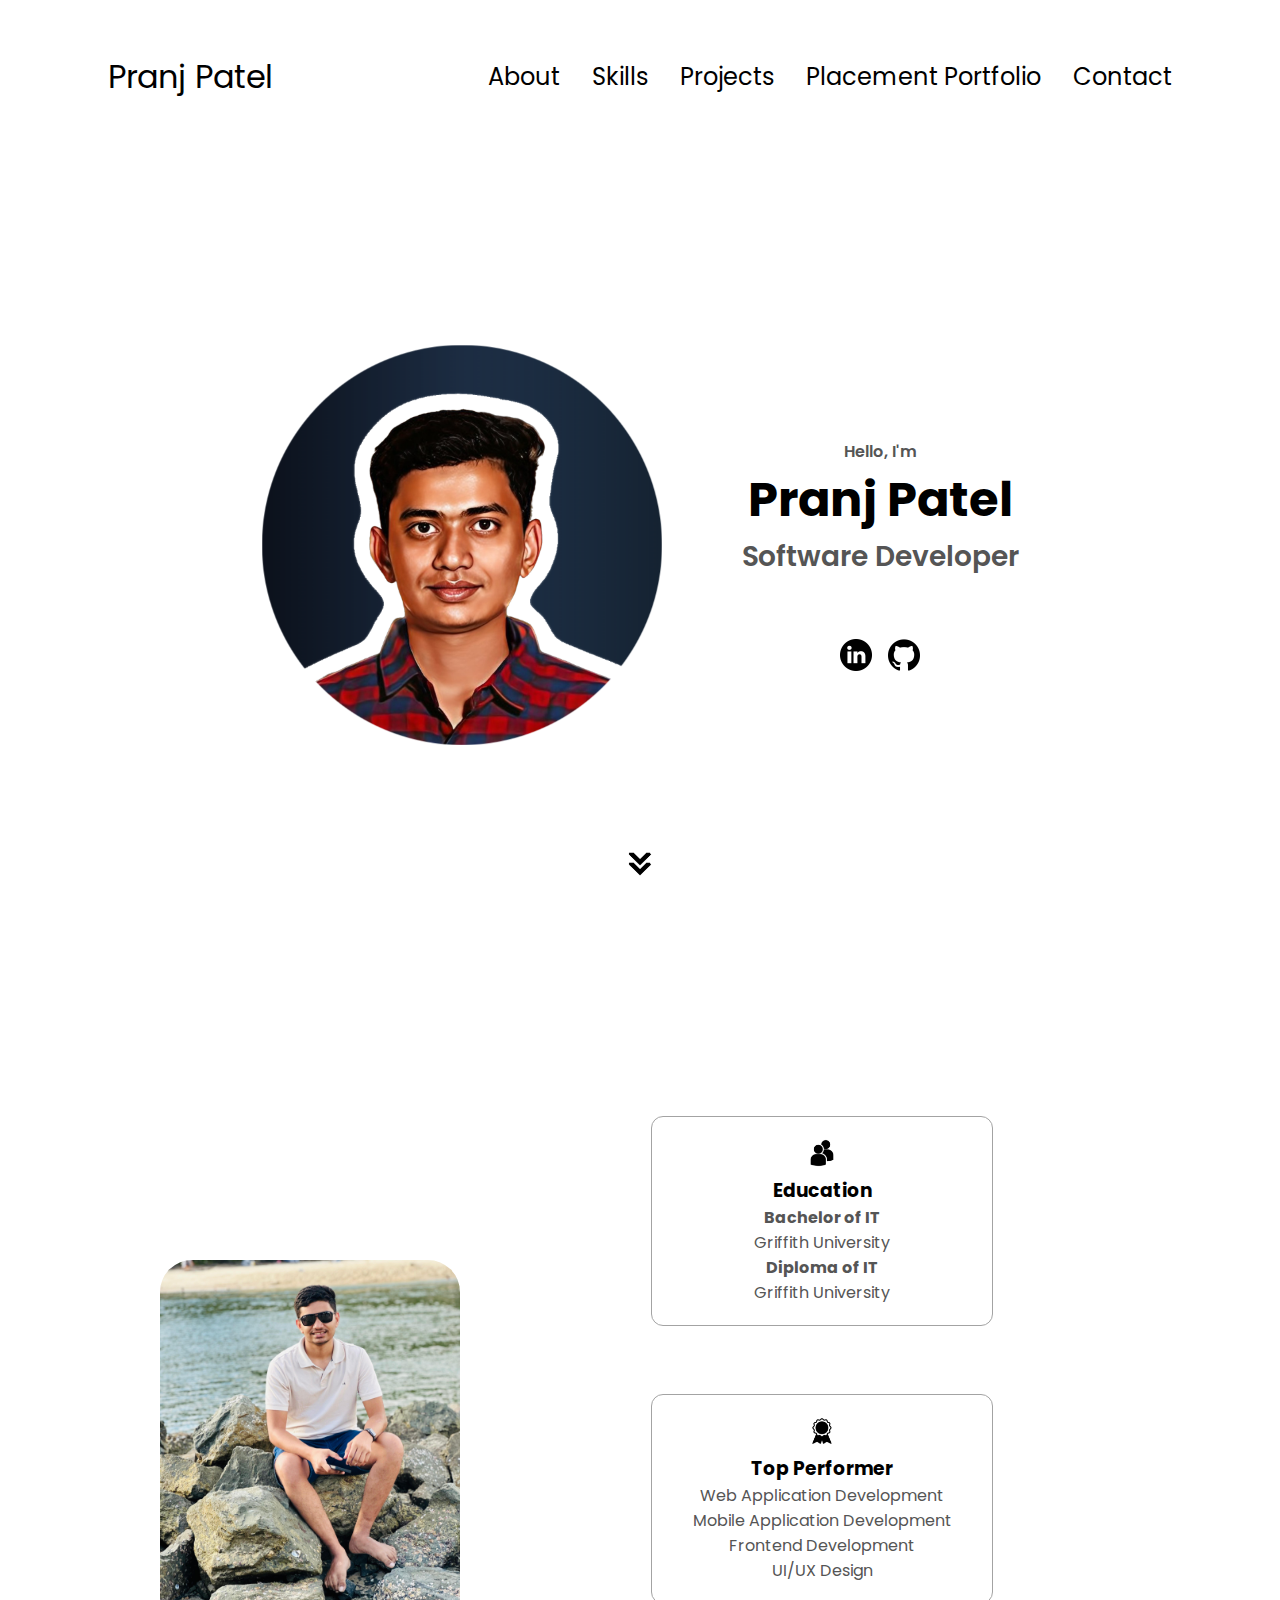
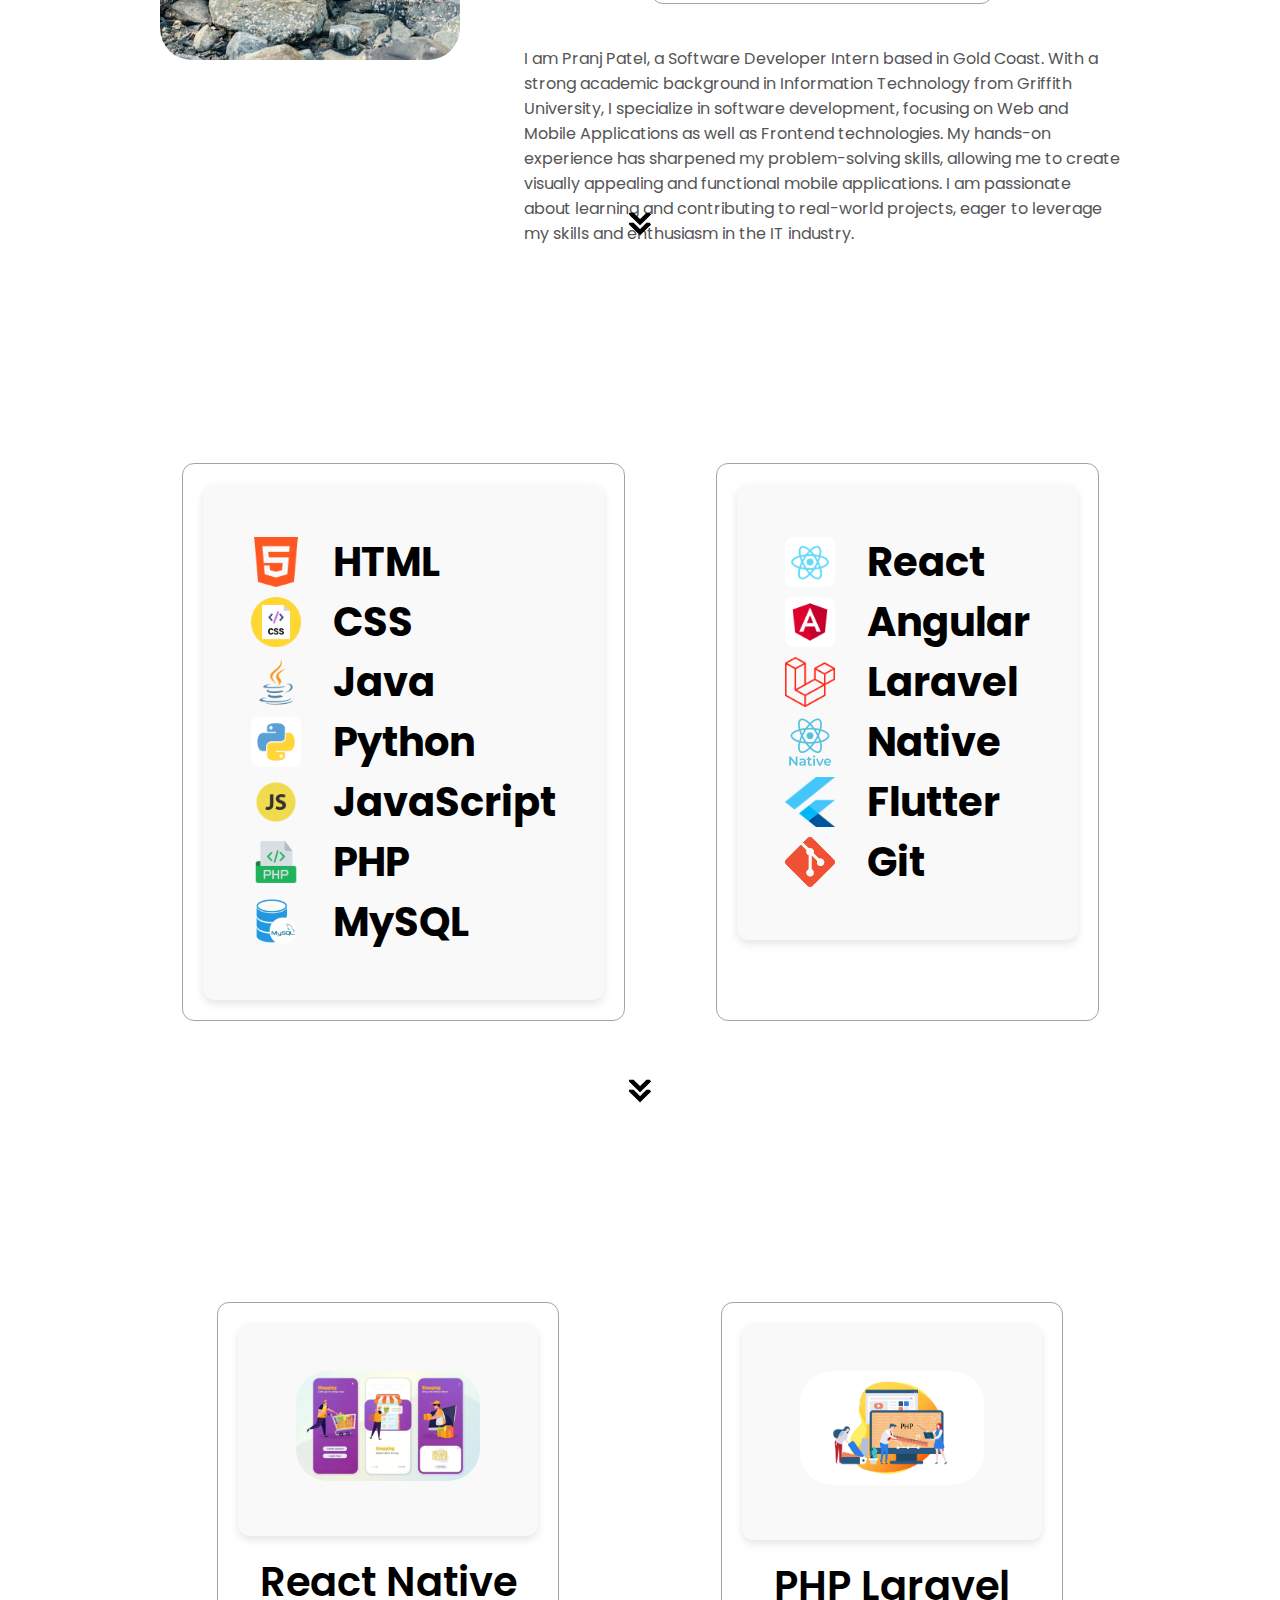
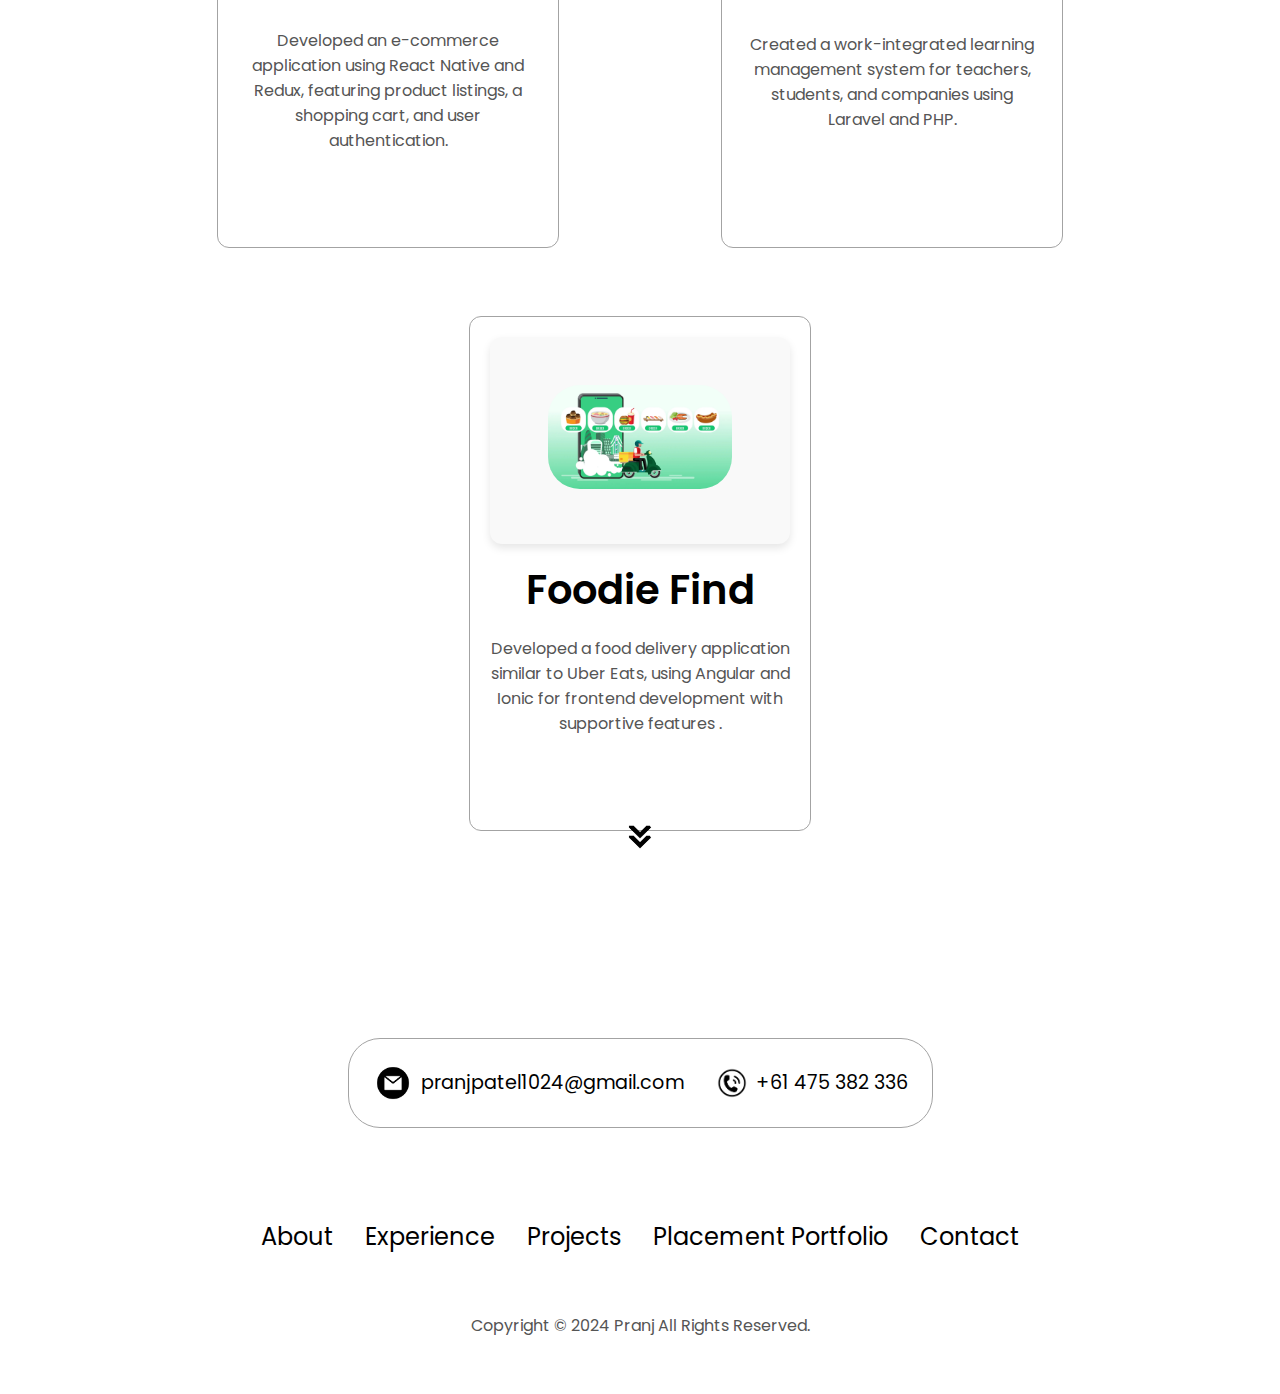
<file: index.html>
<!DOCTYPE html>
<html lang="en">

<head>
  <meta charset="UTF-8" />
  <meta http-equiv="X-UA-Compatible" content="IE=edge" />
  <meta name="viewport" content="width=device-width, initial-scale=1.0" />
  <title>My Portfolio</title>
  <link rel="stylesheet" href="style.css" />
  <link rel="stylesheet" href="mediaqueries.css" />
</head>

<body>
  <nav id="desktop-nav">
    <div class="logo">Pranj Patel</div>
    <div>
      <ul class="nav-links">
        <li><a href="#about">About</a></li>
        <li><a href="#experience">Skills</a></li>
        <li><a href="#projects">Projects</a></li>
        <li><a href="Placement portfolio/index.html">Placement Portfolio</a></li>
        <li><a href="#contact">Contact</a></li>
      </ul>
    </div>
  </nav>
  <nav id="hamburger-nav">
    <div class="logo">Pranj Patel</div>
    <div class="hamburger-menu">
      <div class="hamburger-icon" onclick="toggleMenu()">
        <span></span>
        <span></span>
        <span></span>
      </div>
      <div class="menu-links">
        <li><a href="#about" onclick="toggleMenu()">About</a></li>
        <li><a href="#experience" onclick="toggleMenu()">Skills</a></li>
        <li><a href="#projects" onclick="toggleMenu()">Projects</a></li>
        <li><a href="Placement portfolio/index.html">Placement Portfolio</a></li>
        <li><a href="#contact" onclick="toggleMenu()">Contact</a></li>
      </div>
    </div>
  </nav>

  <section id="profile">
    <div class="section__pic-container">
      <img src="./assets/profile-pic.png" alt="Pranj profile picture" />
    </div>
    <div class="section__text">
      <p class="section__text__p1">Hello, I'm</p>
      <h1 class="title">Pranj Patel</h1>
      <p class="section__text__p2">Software Developer</p>
      <div class="btn-container">
        <button class="btn btn-color-2" onclick="window.open('./assets/resume-example.pdf')">
          Download CV
        </button>
        <button class="btn btn-color-1" onclick="location.href='./#contact'">
          Contact Info
        </button>
      </div>
      <div id="socials-container">
        <img src="./assets/linkedin.png" alt="My LinkedIn profile" class="icon"
          onclick="location.href='https://www.linkedin.com/in/pranj100204'" />
        <img src="./assets/github.png" alt="My Github profile" class="icon"
          onclick="location.href='https://github.com/pranj-patel'" />
      </div>
    </div>
    <img src="./assets/arrow.png" alt="Arrow icon" class="icon arrow" onclick="location.href='#about'" />
  </section>

  <section id="about">
    <p class="section__text__p1">Get To Know More</p>
    <h1 class="title">About Me</h1>
    <div class="section-container">
      <div class="section__pic-container">
        <img src="./assets/about-pic.png" alt="Profile picture" class="about-pic" />
      </div>
      <div class="about-details-container">
        <div class="about-containers">
          <div class="details-container">
            <img src="./assets/education.png" alt="Education icon" class="icon" />
            <h3>Education</h3>
            <p>
              <strong>Bachelor of IT</strong><br />
              Griffith University
            </p>
            <p>
              <strong>Diploma of IT</strong><br />
              Griffith University
            </p>
          </div>
          <div class="details-container">
            <img src="./assets/experience.png" alt="Experience icon" class="icon" />
            <h3>Top Performer</h3>
            <p>
              Web Application Development
              <br>Mobile Application Development
              <br>Frontend Development
              <br>UI/UX Design
            </p>
          </div>
        </div>
        <div class="text-container">
          <p>
            I am Pranj Patel, a Software Developer Intern based in Gold Coast. With a strong academic background in
            Information Technology from Griffith University, I specialize in software development, focusing on Web and
            Mobile Applications as well as Frontend technologies. My hands-on experience has sharpened my
            problem-solving skills, allowing me to create visually appealing and functional mobile applications. I am
            passionate about learning and contributing to real-world projects, eager to leverage my skills and
            enthusiasm in the IT industry. </p>
        </div>
      </div>
    </div>
    <img src="./assets/arrow.png" alt="Arrow icon" class="icon arrow" onclick="location.href='./#experience'" />
  </section>

  <section id="experience">
    <p class="section__text__p1">Explore My</p>
    <h1 class="title">Skills</h1>
    <div class="experience-details-container">
      <div class="about-containers">
        <div class="details-container">
          <div class="article-container">
            <article>
              <img src="./assets/html-icon.png" alt="Experience icon" class="icon" />
              <div>
                <h3>HTML</h3>
              </div>
            </article>
            <article>
              <img src="./assets/css-icon.png" alt="Experience icon" class="icon" />
              <div>
                <h3>CSS</h3>
              </div>
            </article>
            <article>
              <img src="./assets/java.png" alt="Experience icon" class="icon" />
              <div>
                <h3>Java</h3>
              </div>
            </article>
            <article>
              <img src="./assets/python-icon.png" alt="Experience icon" class="icon" />
              <div>
                <h3>Python</h3>
              </div>
            </article>
            <article>
              <img src="./assets/javascript-icon.png" alt="Experience icon" class="icon" />
              <div>
                <h3>JavaScript</h3>
              </div>
            </article>
            <article>
              <img src="./assets/php-icon.png" alt="Experience icon" class="icon" />
              <div>
                <h3>PHP</h3>
              </div>
            </article>
            <article>
              <img src="./assets/mysql-icon.png" alt="Experience icon" class="icon" />
              <div>
                <h3>MySQL</h3>
              </div>
            </article>
          </div>
        </div>
        <div class="details-container">
          <div class="article-container">
            <article>
              <img src="./assets/react-icon.png" alt="Experience icon" class="icon" />
              <div>
                <h3>React</h3>
              </div>
            </article>
            <article>
              <img src="./assets/angular-icon.png" alt="Experience icon" class="icon" />
              <div>
                <h3>Angular</h3>
              </div>
            </article>
            <article>
              <img src="./assets/laravel.png" alt="Experience icon" class="icon" />
              <div>
                <h3>Laravel</h3>
              </div>
            </article>
            <article>
              <img src="./assets/react-native.png" alt="Experience icon" class="icon" />
              <div>
                <h3>Native</h3>
              </div>
            </article>
            <article>
              <img src="./assets/flutter-icon.png" alt="Experience icon" class="icon" />
              <div>
                <h3>Flutter</h3>
              </div>
            </article>
            <article>
              <img src="./assets/git-icon.png" alt="Experience icon" class="icon" />
              <div>
                <h3>Git</h3>
              </div>
            </article>
          </div>
        </div>
      </div>
    </div>
    <img src="./assets/arrow.png" alt="Arrow icon" class="icon arrow" onclick="location.href='./#projects'" />
  </section>

  <section id="projects">
    <p class="section__text__p1">Browse My Recent</p>
    <h1 class="title">Projects</h1>
    <div class="experience-details-container">
      <div class="about-containers">
        <div class="details-container color-container">
          <div class="article-container">
            <img src="./assets/project-1.png" alt="Project 1" class="project-img" />
          </div>
          <h2 class="experience-sub-title project-title">React Native</h2>
          <p> Developed an e-commerce application using React Native and Redux, featuring product listings, a shopping
            cart, and user authentication. </p> <br>

          <div class="btn-container">
            <button class="btn btn-color-2 project-btn"
              onclick="location.href='https://github.com/pranj-patel/FakeStore'">
              Github
            </button>
            <!-- <button
                class="btn btn-color-2 project-btn"
                onclick="location.href='https://github.com/'"
              >
                Live Demo
              </button> -->
          </div>
        </div>
        <div class="details-container color-container">
          <div class="article-container">
            <img src="./assets/project-2.png" alt="Project 2" class="project-img" />
          </div>
          <h2 class="experience-sub-title project-title">PHP Laravel</h2>
          <p>Created a work-integrated learning management system for teachers, students, and companies using Laravel
            and PHP.</p> <br>

          <div class="btn-container">
            <button class="btn btn-color-2 project-btn"
              onclick="location.href='https://github.com/pranj-patel/php-project-2'">
              Github
            </button>
            <!-- <button
                class="btn btn-color-2 project-btn"
                onclick="location.href='https://github.com/'"
              >
                Live Demo
              </button> -->
          </div>
        </div>
        <div class="details-container color-container">
          <div class="article-container">
            <img src="./assets/project-3.png" alt="Project 3" class="project-img" />
          </div>
          <h2 class="experience-sub-title project-title">Foodie Find</h2>
          <p>Developed a food delivery application similar to Uber Eats, using Angular and Ionic for frontend
            development with supportive features .</p> <br>

          <div class="btn-container">
            <button class="btn btn-color-2 project-btn"
              onclick="location.href='https://github.com/pranj-patel/Angularapp'">
              Github
            </button>
            <!-- <button
                class="btn btn-color-2 project-btn"
                onclick="location.href='https://github.com/'"
              >
                Live Demo
              </button> -->
          </div>
        </div>

      </div>
    </div>
    <img src="./assets/arrow.png" alt="Arrow icon" class="icon arrow"
      onclick="location.href='./#contact'" />
  </section>

  <section id="contact">
    <p class="section__text__p1">Get in Touch</p>
    <h1 class="title">Contact Me</h1>
    <div class="contact-info-upper-container">
      <div class="contact-info-container">
        <img src="./assets/email.png" alt="Email icon" class="icon contact-icon email-icon" />
        <p><a href="mailto:pranjpatel1024@gmail.com">pranjpatel1024@gmail.com</a></p>
      </div>
      <div class="contact-info-container">
        <img src="./assets/phone.png" alt="Phone icon" class="icon contact-icon" />
        <p><a href="tel:+61 475 382 336">+61 475 382 336</a></p> <!-- Replace with your phone number -->
      </div>
    </div>
  </section>

  <footer>
    <nav>
      <div class="nav-links-container">
        <ul class="nav-links">
          <li><a href="#about">About</a></li>
          <li><a href="#experience">Experience</a></li>
          <li><a href="#projects">Projects</a></li>
          <li><a href="Placement portfolio/index.html">Placement Portfolio</a></li>
          <li><a href="#contact">Contact</a></li>
        </ul>
      </div>
    </nav>
    <p>Copyright &#169; 2024 Pranj All Rights Reserved.</p>
  </footer>
  <script src="script.js"></script>
</body>

</html>
</file>
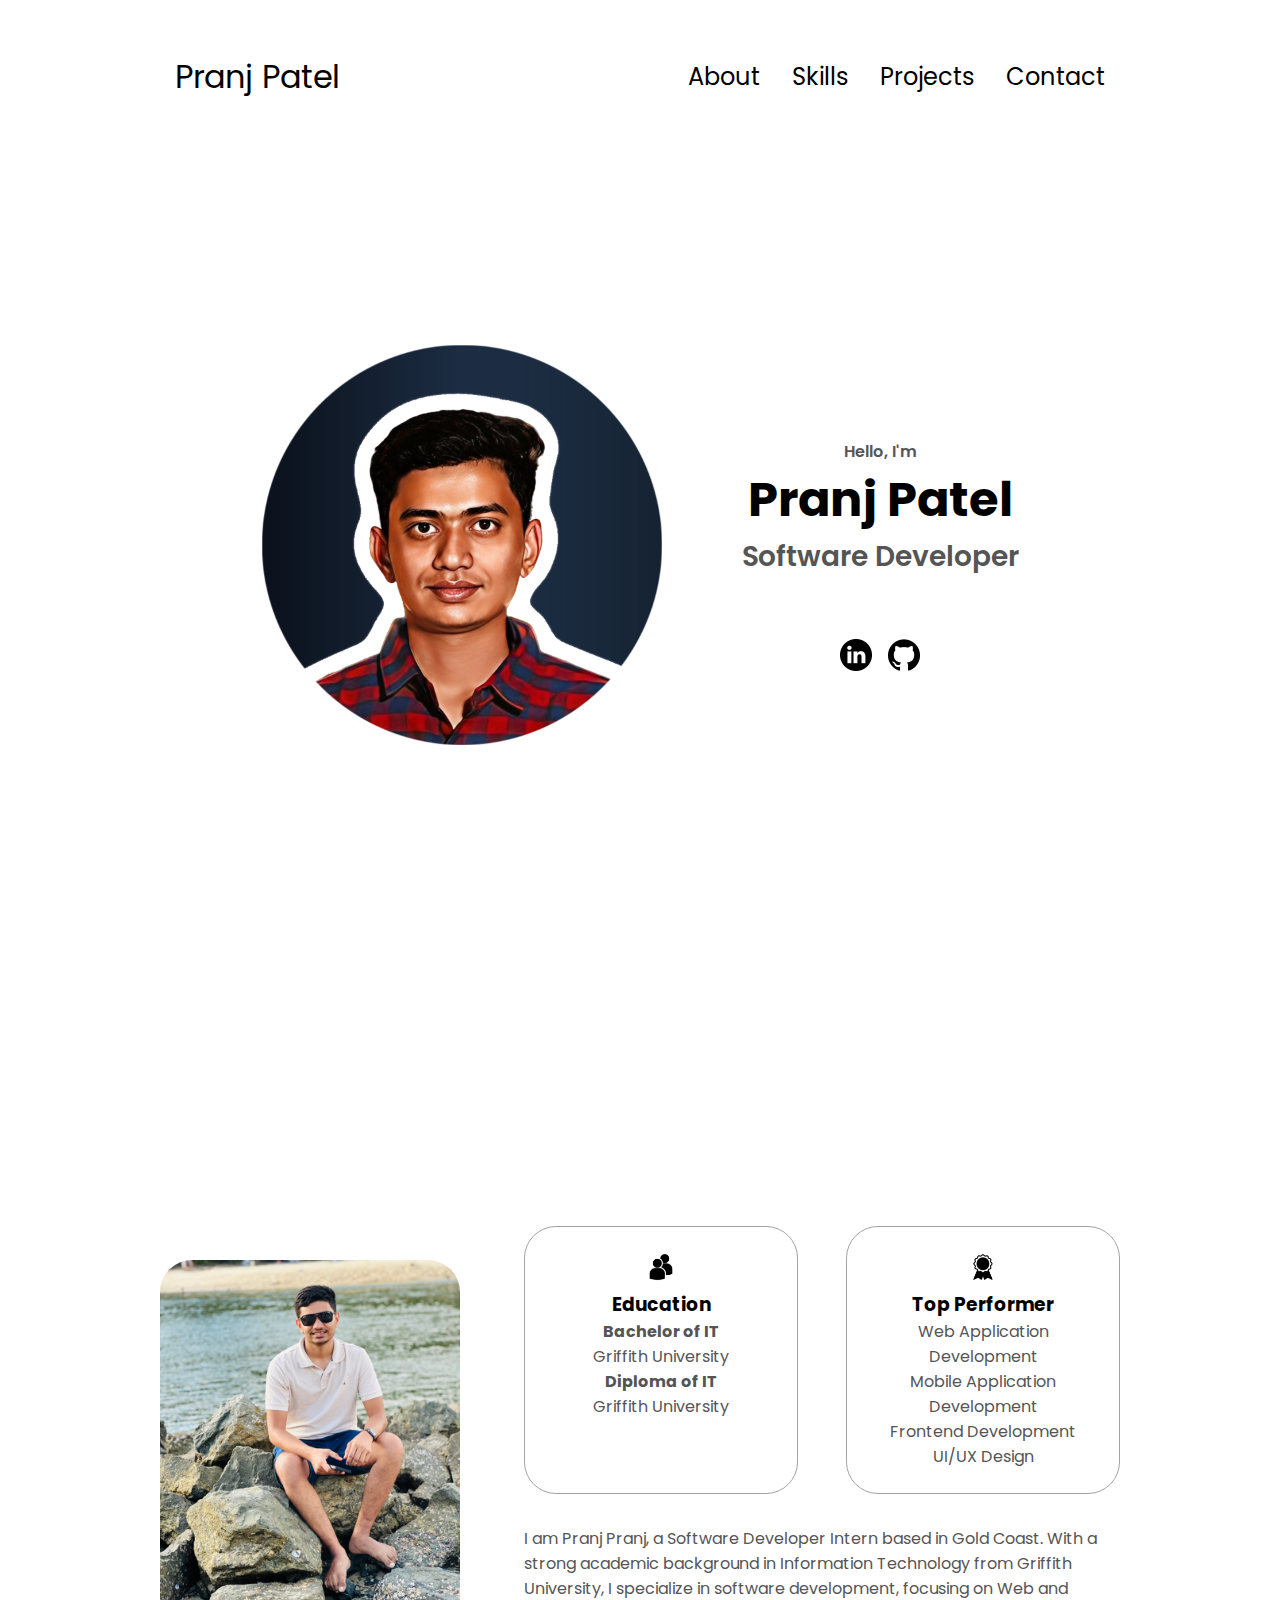
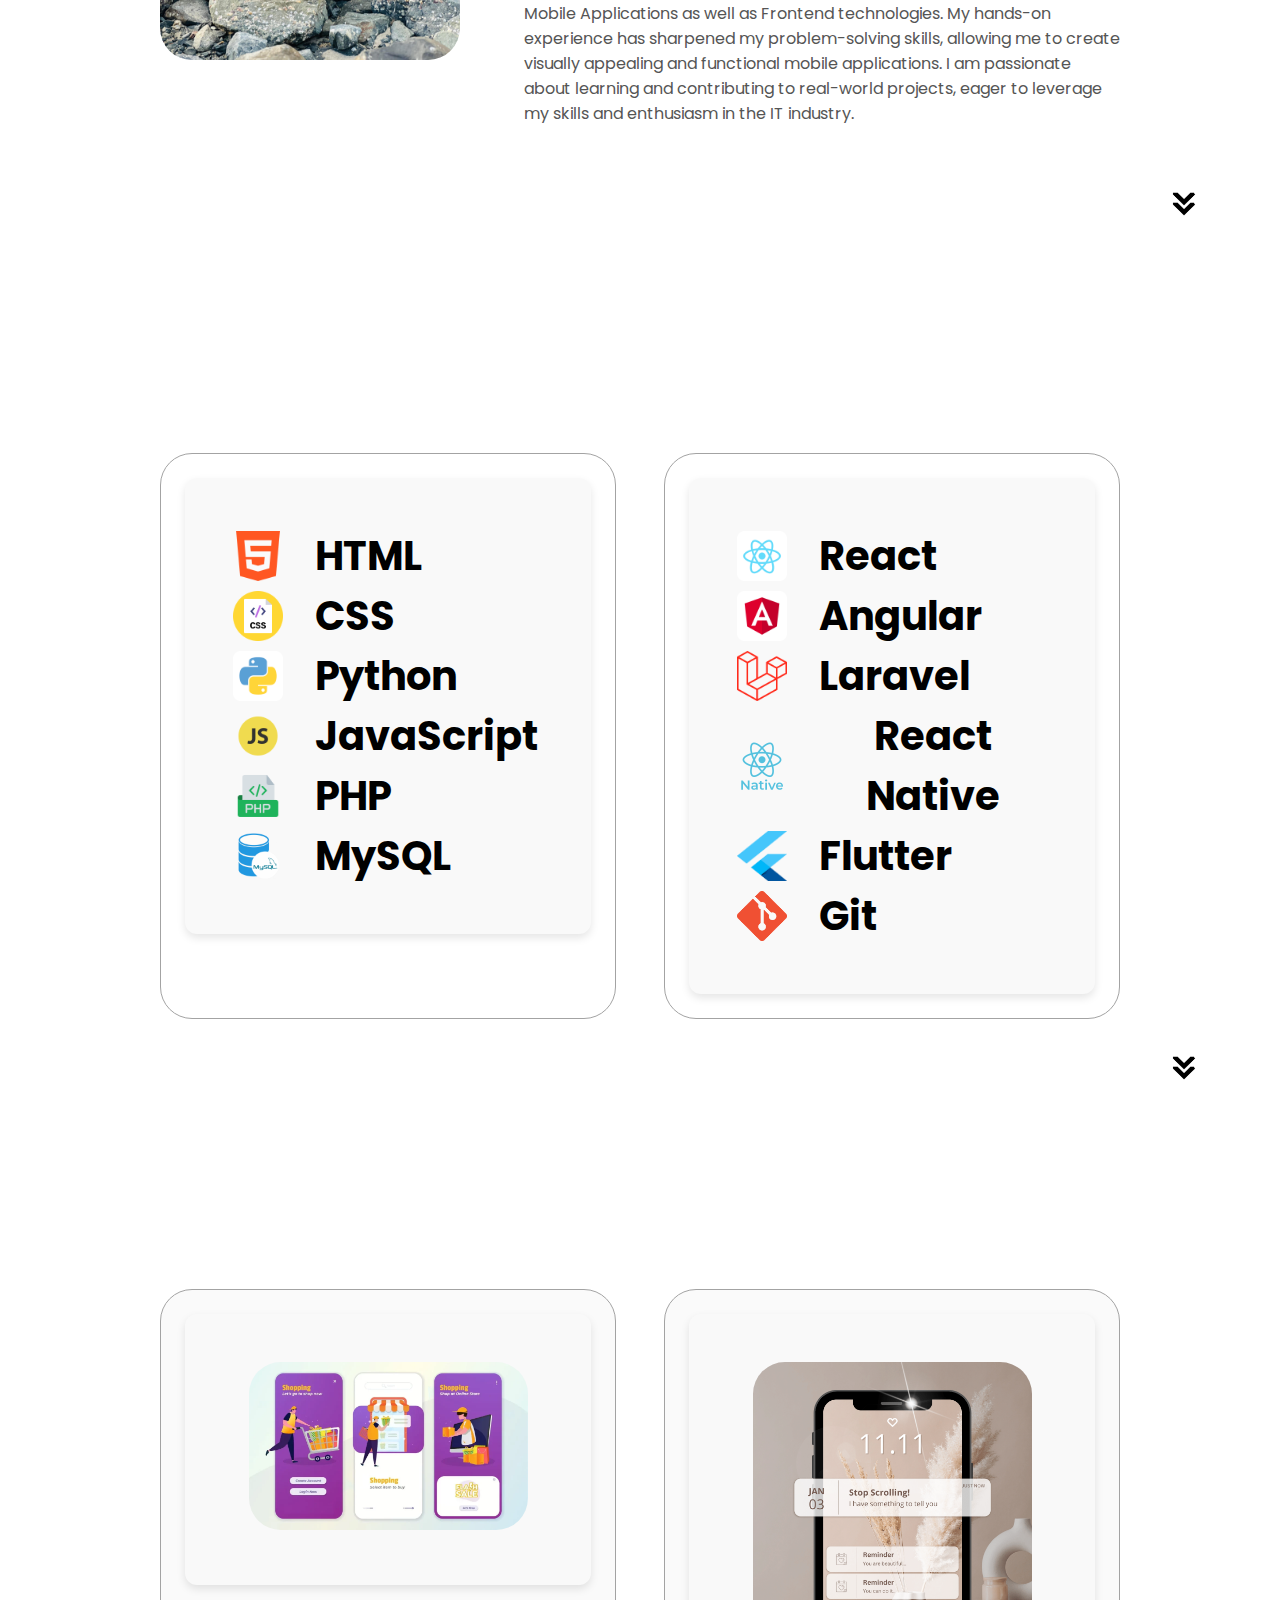
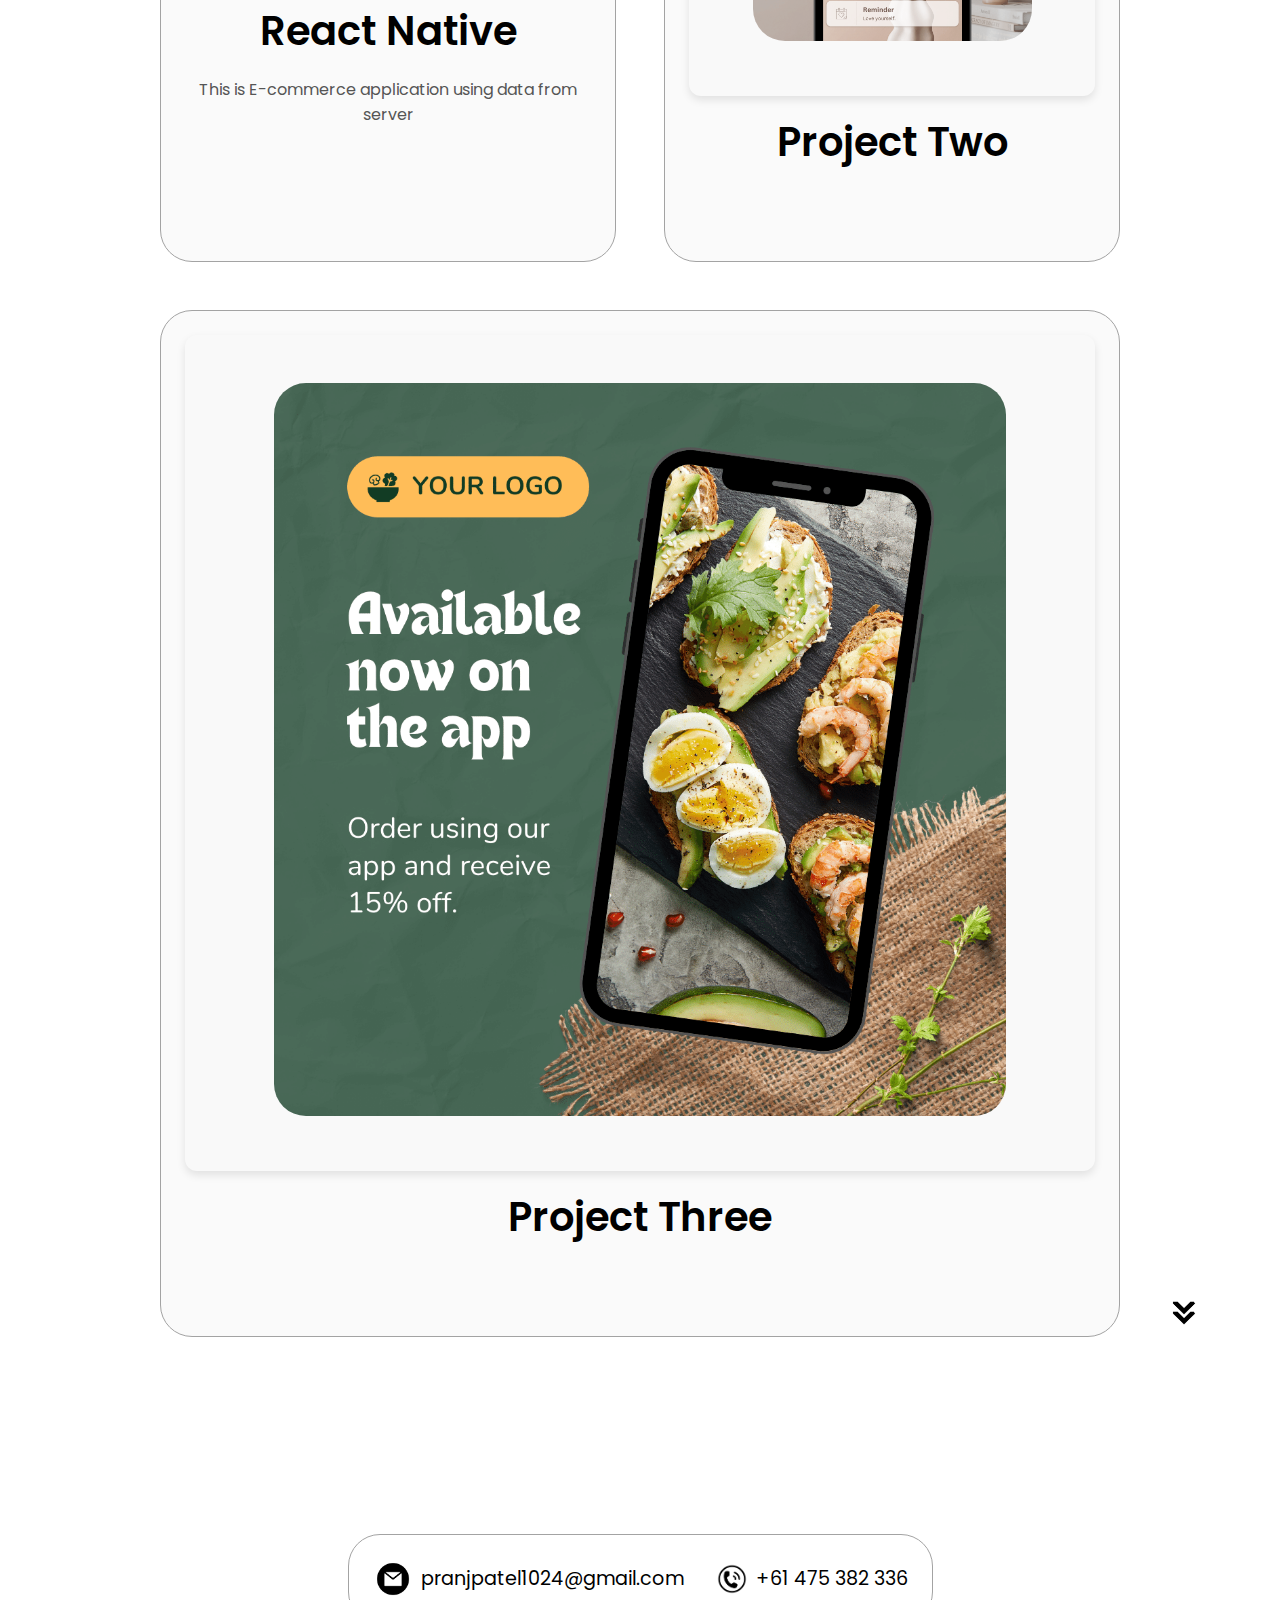
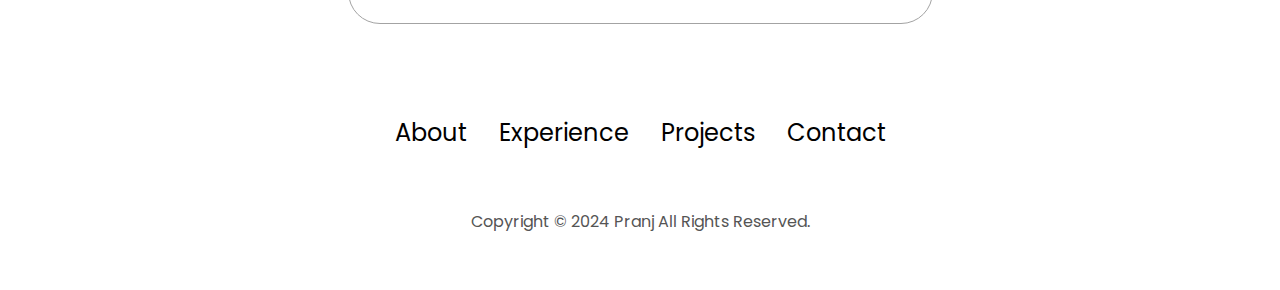
<file: html-css-js-portfolio-tutorial-2-main/index.html>
<!DOCTYPE html>
<html lang="en">
  <head>
    <meta charset="UTF-8" />
    <meta http-equiv="X-UA-Compatible" content="IE=edge" />
    <meta name="viewport" content="width=device-width, initial-scale=1.0" />
    <title>My Portfolio</title>
    <link rel="stylesheet" href="style.css" />
    <link rel="stylesheet" href="mediaqueries.css" />
  </head>
  <body>
    <nav id="desktop-nav">
      <div class="logo">Pranj Patel</div>
      <div>
        <ul class="nav-links">
          <li><a href="#about">About</a></li>
          <li><a href="#experience">Skills</a></li>
          <li><a href="#projects">Projects</a></li>
          <li><a href="#contact">Contact</a></li>
        </ul>
      </div>
    </nav>
    <nav id="hamburger-nav">
      <div class="logo">Pranj Patel</div>
      <div class="hamburger-menu">
        <div class="hamburger-icon" onclick="toggleMenu()">
          <span></span>
          <span></span>
          <span></span>
        </div>
        <div class="menu-links">
          <li><a href="#about" onclick="toggleMenu()">About</a></li>
          <li><a href="#experience" onclick="toggleMenu()">Skills</a></li>
          <li><a href="#projects" onclick="toggleMenu()">Projects</a></li>
          <li><a href="#contact" onclick="toggleMenu()">Contact</a></li>
        </div>
      </div>
    </nav>
    <section id="profile">
      <div class="section__pic-container">
        <img src="./assets/profile-pic.png" alt="Pranj profile picture" />
      </div>
      <div class="section__text">
        <p class="section__text__p1">Hello, I'm</p>
        <h1 class="title">Pranj Patel</h1>
        <p class="section__text__p2">Software Developer</p>
        <div class="btn-container">
          <button class="btn btn-color-2" onclick="window.open('./assets/resume-example.pdf')">
            Download CV
          </button>
          <button class="btn btn-color-1" onclick="location.href='./#contact'">
            Contact Info
          </button>
        </div>
        <div id="socials-container">
          <img src="./assets/linkedin.png" alt="My LinkedIn profile" class="icon" onclick="location.href='https://linkedin.com/'" />
          <img src="./assets/github.png" alt="My Github profile" class="icon" onclick="location.href='https://github.com/'" />
        </div>
      </div>
      
    </section>
    
    <section id="about">
      <p class="section__text__p1">Get To Know More</p>
      <h1 class="title">About Me</h1>
      <div class="section-container">
        <div class="section__pic-container">
          <img
            src="./assets/about-pic.png"
            alt="Profile picture"
            class="about-pic"
          />
        </div>
        <div class="about-details-container">
          <div class="about-containers">
            <div class="details-container">
              <img
                src="./assets/education.png"
                alt="Education icon"
                class="icon"
              />
              <h3>Education</h3>
              <p>
                <strong>Bachelor of IT</strong><br />
                Griffith University
              </p>
              <p>
                <strong>Diploma of IT</strong><br />
                Griffith University
              </p>
            </div>
            <div class="details-container">
              <img
                src="./assets/experience.png"
                alt="Experience icon"
                class="icon"
              />
              <h3>Top Performer</h3>
              <p>
                Web Application Development
                <br>Mobile Application Development
                <br>Frontend Development
                <br>UI/UX Design
              </p>
            </div>
          </div>
          <div class="text-container">
            <p>
              I am Pranj Pranj, a Software Developer Intern based in Gold Coast. With a strong academic background in Information Technology from Griffith University, I specialize in software development, focusing on Web and Mobile Applications as well as Frontend technologies. My hands-on experience has sharpened my problem-solving skills, allowing me to create visually appealing and functional mobile applications. I am passionate about learning and contributing to real-world projects, eager to leverage my skills and enthusiasm in the IT industry.            </p>
          </div>
        </div>
      </div>
      <img
        src="./assets/arrow.png"
        alt="Arrow icon"
        class="icon arrow"
        onclick="location.href='./#experience'"
      />
    </section>
    <section id="experience">
      <p class="section__text__p1">Explore My</p>
      <h1 class="title">Skills</h1>
      <div class="experience-details-container">
        <div class="about-containers">
          <div class="details-container">
            <div class="article-container">
              <article>
                <img
                src="./assets/html-icon.png"
                alt="Experience icon"
                  class="icon"
                />
                <div>
                  <h3>HTML</h3>
                </div>
              </article>
              <article>
                <img
                src="./assets/css-icon.png"
                alt="Experience icon"
                  class="icon"
                />
                <div>
                  <h3>CSS</h3>
                </div>
              </article>
              <article>
                <img
                src="./assets/python-icon.png"
                alt="Experience icon"
                  class="icon"
                />
                <div>
                  <h3>Python</h3>
                </div>
              </article>
              <article>
                <img
                src="./assets/javascript-icon.png"
                alt="Experience icon"
                  class="icon"
                />
                <div>
                  <h3>JavaScript</h3>
                </div>
              </article>
              <article>
                <img
                src="./assets/php-icon.png"
                alt="Experience icon"
                  class="icon"
                />
                <div>
                  <h3>PHP</h3>
                </div>
              </article>
              <article>
                <img
                src="./assets/mysql-icon.png"
                alt="Experience icon"
                  class="icon"
                />
                <div>
                  <h3>MySQL</h3>
                </div>
              </article>
            </div>
          </div>
          <div class="details-container">
            <div class="article-container">
              <article>
                <img
                src="./assets/react-icon.png"
                alt="Experience icon"
                  class="icon"
                />
                <div>
                  <h3>React</h3>
                </div>
              </article>
              <article>
                <img
                src="./assets/angular-icon.png"
                alt="Experience icon"
                  class="icon"
                />
                <div>
                  <h3>Angular</h3>
                </div>
              </article>
              <article>
                <img
                src="./assets/laravel.png"
                alt="Experience icon"
                  class="icon"
                />
                <div>
                  <h3>Laravel</h3>
                </div>
              </article>
              <article>
                <img
                src="./assets/react-native.png"
                alt="Experience icon"
                  class="icon"
                />
                <div>
                  <h3>React Native</h3>
                </div>
              </article>
              <article>
                <img
                src="./assets/flutter-icon.png"
                alt="Experience icon"
                  class="icon"
                />
                <div>
                  <h3>Flutter</h3>
                </div>
              </article>
              <article>
                <img
                src="./assets/git-icon.png"
                alt="Experience icon"
                  class="icon"
                />
                <div>
                  <h3>Git</h3>
                </div>
              </article>
            </div>
          </div>
        </div>
      </div>
      <img
        src="./assets/arrow.png"
        alt="Arrow icon"
        class="icon arrow"
        onclick="location.href='./#projects'"
      />
    </section>
    
    <section id="projects">
      <p class="section__text__p1">Browse My Recent</p>
      <h1 class="title">Projects</h1>
      <div class="experience-details-container">
        <div class="about-containers">
          <div class="details-container color-container">
            <div class="article-container">
              <img
                src="./assets/project-1.png"
                alt="Project 1"
                class="project-img"
              />
            </div>
            <h2 class="experience-sub-title project-title">React Native</h2>
            <p> This is E-commerce application using data from server </p>  

            <div class="btn-container">
              <button
                class="btn btn-color-2 project-btn"
                onclick="location.href='https://github.com/pranj-patel/FakeStore'"
              >
                Github
              </button>
              <button
                class="btn btn-color-2 project-btn"
                onclick="location.href='https://github.com/'"
              >
                Live Demo
              </button>
            </div>
          </div>
          <div class="details-container color-container">
            <div class="article-container">
              <img
                src="./assets/project-2.png"
                alt="Project 2"
                class="project-img"
              />
            </div>
            <h2 class="experience-sub-title project-title">Project Two</h2>
            <div class="btn-container">
              <button
                class="btn btn-color-2 project-btn"
                onclick="location.href='https://github.com/'"
              >
                Github
              </button>
              <button
                class="btn btn-color-2 project-btn"
                onclick="location.href='https://github.com/'"
              >
                Live Demo
              </button>
            </div>
          </div>
          <div class="details-container color-container">
            <div class="article-container">
              <img
                src="./assets/project-3.png"
                alt="Project 3"
                class="project-img"
              />
            </div>
            <h2 class="experience-sub-title project-title">Project Three</h2>
            <div class="btn-container">
              <button
                class="btn btn-color-2 project-btn"
                onclick="location.href='https://github.com/'"
              >
                Github
              </button>
              <button
                class="btn btn-color-2 project-btn"
                onclick="location.href='https://github.com/'"
              >
                Live Demo
              </button>
            </div>
          </div>
        </div>
      </div>
      <img
        src="./assets/arrow.png"
        alt="Arrow icon"
        class="icon arrow"
        onclick="location.href='./#contact'"
      />
    </section>
    <section id="contact">
      <p class="section__text__p1">Get in Touch</p>
      <h1 class="title">Contact Me</h1>
      <div class="contact-info-upper-container">
        <div class="contact-info-container">
          <img
            src="./assets/email.png"
            alt="Email icon"
            class="icon contact-icon email-icon"
          />
          <p><a href="mailto:pranjpatel1024@gmail.com">pranjpatel1024@gmail.com</a></p>
        </div>
        <div class="contact-info-container">
          <img
            src="./assets/phone.png"
            alt="Phone icon"
            class="icon contact-icon"
          />
          <p><a href="tel:+61 475 382 336">+61 475 382 336</a></p> <!-- Replace with your phone number -->
        </div>
      </div>
    </section>
    
    <footer>
      <nav>
        <div class="nav-links-container">
          <ul class="nav-links">
            <li><a href="#about">About</a></li>
            <li><a href="#experience">Experience</a></li>
            <li><a href="#projects">Projects</a></li>
            <li><a href="#contact">Contact</a></li>
          </ul>
        </div>
      </nav>
      <p>Copyright &#169; 2024 Pranj All Rights Reserved.</p>
    </footer>
    <script src="script.js"></script>
  </body>
</html>
</file>
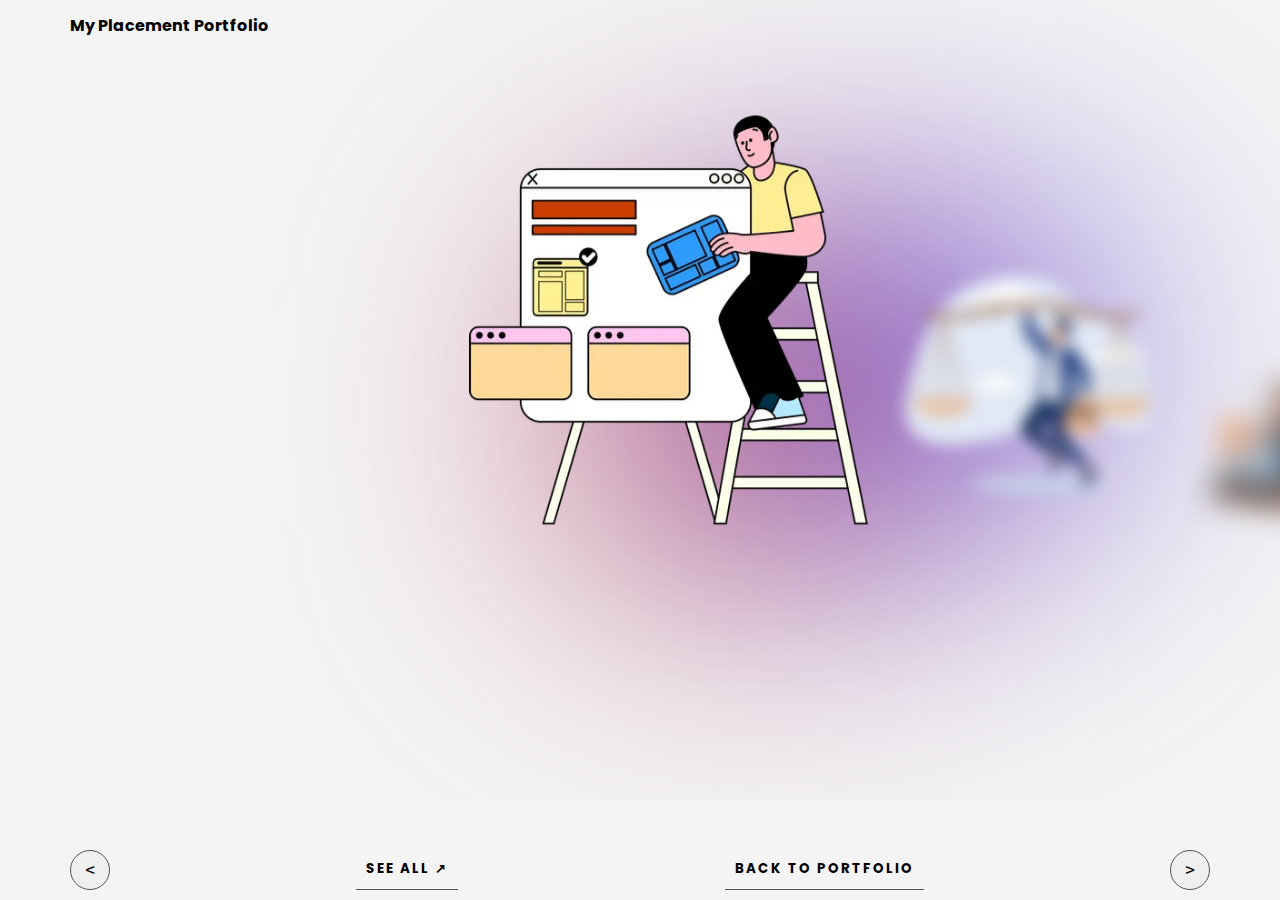
<file: Placement portfolio/index.html>
<!DOCTYPE html>
<html lang="en">

<head>
    <meta charset="UTF-8">
    <meta name="viewport" content="width=device-width, initial-scale=1.0">
    <title>Placement Portfolio</title>
    <link rel="stylesheet" href="style.css">
</head>

<body>

    <header>
        <div class="logo">My Placement Portfolio</div>
    </header>

    <div class="carousel">
        <div class="list">
            <!-- Item 1: Critical Analysis -->
            <div class="item">
                <img src="images/critical-analysis.jpg" alt="Critical Analysis">
                <div class="introduce">
                    <div class="title">Critical Analysis</div>
                    <div class="topic">Reflection on Placement</div>
                    <div class="des">
                        In-depth reflection of my WIL placement experience, highlighting key learning outcomes.
                    </div>
                    <button class="seeMore">SEE MORE &#8599;</button>
                </div>
                <div class="detail">
                    <div class="title">Critical Analysis/Reflection: WIL Placement at Stegowl Technologies</div>

                    <div class="des">
                        <strong>Describe (D):</strong><br>
                        During my Work Integrated Learning (WIL) placement, I developed a furniture shop e-commerce
                        website using PHP, Laravel, MySQL, and custom CSS alongside Bootstrap. My primary focus was
                        ensuring the website was responsive for mobile devices while maintaining a user-friendly
                        interface. I implemented functionalities for product listing, categorization, and order
                        management, as well as creating an admin panel for the shop owner to easily manage products,
                        including adding, editing, or deleting them.
                    </div>

                    <div class="des">
                        <strong>Interpret (I):</strong><br>
                        One of the significant challenges I faced was managing the admin panel, which was a central part
                        of the project. The panel needed to provide complete control over products, categories, orders,
                        and settings, while being user-friendly. Balancing simplicity with functionality was
                        challenging, as I had to ensure smooth integration of all features. This required thorough
                        testing and several iterations to improve the overall interface.
                        <br><br>
                        Another major challenge was time management. In addition to the e-commerce project, I was tasked
                        with updating a basic website for another client and handling university assignments. Balancing
                        these responsibilities and explaining code to senior developers while managing feedback was
                        overwhelming. It taught me the importance of task prioritization and seeking help when
                        necessary.
                    </div>

                    <div class="des">
                        <strong>Evaluate (E):</strong><br>
                        My proficiency in Laravel, PHP, and Bootstrap allowed me to efficiently build a
                        mobile-responsive e-commerce site. However, I realized that my approach to the admin panel could
                        have been more efficient. Initially, I spent too much time perfecting individual features, which
                        delayed the overall progress and caused me to miss early feedback from senior developers.
                        <br><br>
                        When managing multiple projects, I struggled with time management. My hesitancy to seek help or
                        clarification on the smaller client website updates further stretched my time. As a result, I
                        found it challenging to balance the company’s expectations, university work, and timely delivery
                        of the e-commerce project.
                    </div>

                    <div class="des">
                        <strong>Plan (P):</strong><br>
                        To improve admin panel design in future projects, I plan to enhance my understanding of
                        user-centric backend systems by studying common design patterns for admin panels. I will also
                        improve my time management by using tools like Trello or Jira to better prioritize tasks and
                        allocate time effectively across multiple projects.
                        <br>
                        Additionally, I aim to strengthen my skills in responsive design and explore JavaScript
                        frameworks like React, which will help me manage complex frontend functionalities more
                        efficiently. In the future, I will seek feedback earlier in the process to avoid delays and
                        foster smoother collaboration.
                    </div>

                    <div class="des">
                        <strong>Conclusion:</strong><br>
                        This reflection has highlighted both my strengths in frontend development and areas where I can
                        grow. Moving forward, I am committed to continuously improving my skills, expanding my knowledge
                        of modern development frameworks, and enhancing my ability to work effectively in teams. These
                        improvements will allow me to deliver more impactful and efficient solutions as a developer.
                    </div>
                </div>
            </div>


            <!-- Item 2: Technical & Transferable Skills -->
            <div class="item">
                <img src="images/technical-skills.jpg" alt="Technical Skills">
                <div class="introduce">
                    <div class="title">Technical & Transferable Skills</div>
                    <div class="topic">Frontend & Backend</div>
                    <div class="des">
                        Detailed breakdown of technical and transferable skills developed during the placement.
                    </div>
                    <button class="seeMore">SEE MORE &#8599;</button>
                </div>
                <div class="detail">
                    <div class="title">Technical & Transferable Skills: WIL Placement at Stegowl Technologies</div>

                    <div class="des">
                        <strong>Artefact 1: Building a Furniture E-commerce Platform (Technical Skills
                            Development)</strong><br><br>

                        <strong>Context:</strong><br>
                        During my WIL placement at Stegowl Technologies, I was tasked with building a mobile-responsive
                        furniture shop e-commerce platform. This project involved using PHP and the Laravel framework
                        for backend development, along with MySQL for managing the product database. I also integrated
                        custom CSS and Bootstrap to ensure the site was visually appealing and functional on both
                        desktop and mobile devices. The admin panel needed to give the shop owner full control over the
                        platform, allowing them to add, edit, and delete products, manage categories, and handle
                        customer orders.
                        <br><br>

                        <strong>Action:</strong><br>
                        I applied my existing knowledge of web development technologies like PHP, CSS, and Bootstrap to
                        create a fully functional e-commerce site. The biggest technical challenge I faced was building
                        an admin panel that would allow non-technical users to easily manage the store's inventory. I
                        had to integrate CRUD (Create, Read, Update, Delete) operations for products and categories and
                        ensure that the owner could view and manage orders efficiently. This required implementing
                        complex backend logic while maintaining a user-friendly interface.
                        <br><br>

                        <strong>Result:</strong><br>
                        The final product was a dynamic, mobile-responsive e-commerce website with an intuitive admin
                        panel. The project enhanced my technical skills, particularly in backend development using
                        Laravel and MySQL. I became more adept at creating user interfaces that allowed for easy
                        interaction with the backend, which directly impacted the usability of the admin panel. This
                        project also allowed me to refine my responsive design skills, ensuring that the site worked
                        seamlessly across all device sizes.
                        <br><br>

                        <strong>Learning:</strong><br>
                        Through this experience, I deepened my understanding of Laravel and MySQL, particularly in
                        handling database interactions and user authentication. I also improved my skills in creating
                        responsive and user-friendly frontends using Bootstrap. The project highlighted the importance
                        of considering the end-user experience in every aspect of development. This knowledge is
                        directly relevant to my major in Software Development, as it reinforced core principles of
                        backend development and full-stack web design that will be critical in my future career. I
                        learned to anticipate the needs of non-technical users and design systems that simplify complex
                        tasks.
                        <br><br>

                        <strong>Artefact 2: Time Management and Task Prioritization (Transferable Skills
                            Development)</strong><br><br>

                        <strong>Context:</strong><br>
                        In addition to my primary project of developing the e-commerce platform, I was tasked with
                        updating a basic website for another client at Stegowl Technologies. At the same time, I was
                        balancing university assignments and seeking feedback from senior developers on the primary
                        project. These competing demands made it clear that I needed to improve my time management and
                        prioritization skills to avoid delays and ensure that all projects were delivered on time.
                        <br><br>

                        <strong>Action:</strong><br>
                        To manage the competing priorities, I adopted a more structured approach to my tasks. I began
                        using a task management tool (Trello) to break down each project into smaller, manageable tasks.
                        I allocated specific time slots to work on the e-commerce platform, client updates, and
                        university work. Additionally, I made it a point to seek feedback early on in the process for
                        both the client project and the e-commerce site, which allowed me to address any issues before
                        they became major obstacles.
                        <br><br>

                        <strong>Result:</strong><br>
                        By using Trello to track my tasks and deadlines, I was able to meet project timelines and manage
                        my workload more effectively. This improved my ability to focus on one task at a time, while
                        still maintaining an overview of all my ongoing responsibilities. Seeking feedback early helped
                        me avoid rework, particularly in the e-commerce project, where I had initially delayed asking
                        for clarification. As a result, I was able to deliver both projects within the given time
                        frames.
                        <br><br>

                        <strong>Learning:</strong><br>
                        This experience taught me the importance of prioritization and proactive communication in
                        managing multiple projects. I now understand the value of breaking larger projects into smaller,
                        manageable tasks and allocating time accordingly. These transferable skills—time management,
                        task prioritization, and clear communication—will be invaluable in my future career, regardless
                        of the technical context. They are directly applicable to the fast-paced nature of software
                        development, where managing multiple projects and deadlines is often the norm. Moving forward, I
                        will continue to refine these skills, ensuring that I can balance technical demands with
                        organizational efficiency in my professional life.
                    </div>
                </div>
            </div>


            <!-- Item 3: Ethical Conduct -->
            <div class="item">
                <img src="images/ethics.jpg" alt="Ethical Conduct">
                <div class="introduce">
                    <div class="title">Ethical Conduct</div>
                    <div class="topic">Professional Accountability</div>
                    <div class="des">
                        Detailed reflection on ethical implications and professional accountability during my placement.
                    </div>
                    <button class="seeMore">SEE MORE &#8599;</button>
                </div>
                <div class="detail">
                    <div class="title">Ethical Conduct and Professional Accountability</div>
                    <div class="des">
                        <strong>Context (C):</strong><br>
                        During my placement at Stegowl Technologies, I encountered a situation that required careful consideration of ethical conduct, specifically around data privacy and security. While developing the eCommerce website, I was tasked with managing sensitive customer information, including names, addresses, and payment details collected through the checkout process. The responsibility to safeguard this information raised concerns about potential misuse or data breaches, emphasizing the importance of adhering to data privacy regulations such as GDPR.
                    </div>
                
                    <div class="des">
                        <strong>Action (A):</strong><br>
                        Recognizing the potential risks, I collaborated with senior developers to implement secure data-handling practices. We used encryption for sensitive data such as payment details and implemented SSL certificates to protect user data during transmission. I also advocated for data minimization, ensuring only necessary information was collected and used. Additionally, during the testing phase, I realized that data anonymization had not been applied, and I worked with the team to ensure that personal data was anonymized to prevent exposure during testing.
                    </div>
                
                    <div class="des">
                        <strong>Result (R):</strong><br>
                        My actions ensured that the eCommerce website complied with data privacy laws, protecting user information and preventing potential data breaches. The secure protocols we implemented helped build trust with customers and reinforced the company’s commitment to ethical data management. However, I identified an area for improvement: integrating stricter privacy and data security measures during earlier stages of the development process, particularly for testing environments.
                    </div>
                
                    <div class="des">
                        <strong>Learning (L):</strong><br>
                        This experience reinforced the importance of ethical accountability in handling sensitive data within the ICT industry. I learned that adhering to privacy regulations is not just about compliance but about maintaining trust with users. Moving forward, I will prioritize proactive data security measures, ensuring that both development and testing phases adhere to strict privacy protocols. Additionally, I will continue to advocate for transparent communication with users about how their data is used, fostering a culture of responsibility within development teams.
                    </div>
                </div>
            </div>

            <!-- Item 4: About Me -->
            <div class="item">
                <img src="images/about-me.jpg" alt="About Me">
                <div class="introduce">
                    <div class="title">About Me</div>
                    <div class="topic">Personal Background</div>
                    <div class="des">
                        Hello, I'm Pranj Patel, a Software Developer Intern based in the Gold Coast, currently pursuing
                        my Bachelor of IT at Griffith University... </div>
                    <button class="seeMore">SEE MORE &#8599;</button>
                </div>
                <div class="detail">
                    <div class="title">About Me</div>
                    <div class="des">
                        Hello, I'm Pranj Patel, a Software Developer Intern based in the Gold Coast, currently pursuing my Bachelor of IT at Griffith University with a major in Software Development. My academic journey has equipped me with a strong foundation in web development and frontend technologies, including HTML, CSS, JavaScript, and responsive design.
                
                        My recent Work Integrated Learning (WIL) placement at Stegowl Technologies played a pivotal role in shaping my career aspirations. During my placement, I worked on an eCommerce platform, where I developed user-friendly, mobile-responsive interfaces. This experience enhanced both my technical abilities and my understanding of user experience (UX) design, highlighting the importance of creating seamless, functional interfaces.
                
                        The hands-on experience at Stegowl has solidified my passion for UI/UX design and mobile application development. Moving forward, I aim to specialize in building innovative, user-centric solutions that push the boundaries of technology. My long-term goal is to contribute to the IT industry by developing applications that improve user engagement and provide practical solutions to real-world problems.
                
                        With a dedication to continuous learning and a collaborative mindset, I am excited about the future opportunities in software development and eager to make a positive impact through creative and efficient solutions.
                    </div>
                </div>
                </div>

            <!-- Item 5: About Me -->
            <div class="item">
                <img src="images/additional-experience.jpg" alt="Additional Experience">
                <div class="introduce">
                    <div class="title">Additional Experience</div>
                    <div class="topic">Leadership & Mentorship</div>
                    <div class="des">
                        A reflection on the leadership and mentorship experience that developed key industry skills.
                    </div>
                    <button class="seeMore">SEE MORE &#8599;</button>
                </div>
                <div class="detail">
                    <div class="title">Leadership and Mentorship Experience</div>
                    
                    <div class="des">
                        <strong>Context (C):</strong><br>
                        During my time as a mentor in Griffith University's Peer Assisted Learning (PAL) program, I supported first-year IT students by offering guidance on course content and study strategies. This role required me to take on a leadership position and share my knowledge while fostering a collaborative learning environment.
                    </div>
                    
                    <div class="des">
                        <strong>Action (A):</strong><br>
                        I organized weekly group sessions, where I helped students with difficult topics like programming basics and web development. To ensure inclusivity and engagement, I employed various teaching methods such as interactive coding exercises and peer discussions. I also provided individual mentoring to those who needed extra help, tailoring my approach to meet their unique learning needs.
                    </div>
                    
                    <div class="des">
                        <strong>Result (R):</strong><br>
                        Through this experience, I developed strong leadership, communication, and teamwork skills. The students I mentored reported improved confidence in their studies and better comprehension of difficult subjects. Additionally, I gained a deeper understanding of how to break down complex concepts and explain them in a simple, effective manner.
                    </div>
                    
                    <div class="des">
                        <strong>Learning (L):</strong><br>
                        This experience reinforced the importance of clear communication and adaptability in a leadership role, skills which are vital in the IT industry. It also taught me how to foster a collaborative environment where everyone feels supported. These leadership and mentorship skills will be invaluable as I pursue a career in software development, where collaboration and guidance are essential for team success.
                    </div>
                </div>                  
            </div>
            
            </div>
        </div>
        <div class="arrows">
                <button id="prev"><</button>
                <button id="back">See All &#8599;</button>
                <button id="back-to-main" onclick="location.href='../index.html'">Back to Portfolio</button>
                <button id="next">></button>


        </div>
    </div>

    <script src="script.js"></script>
</body>

</html>
</file>
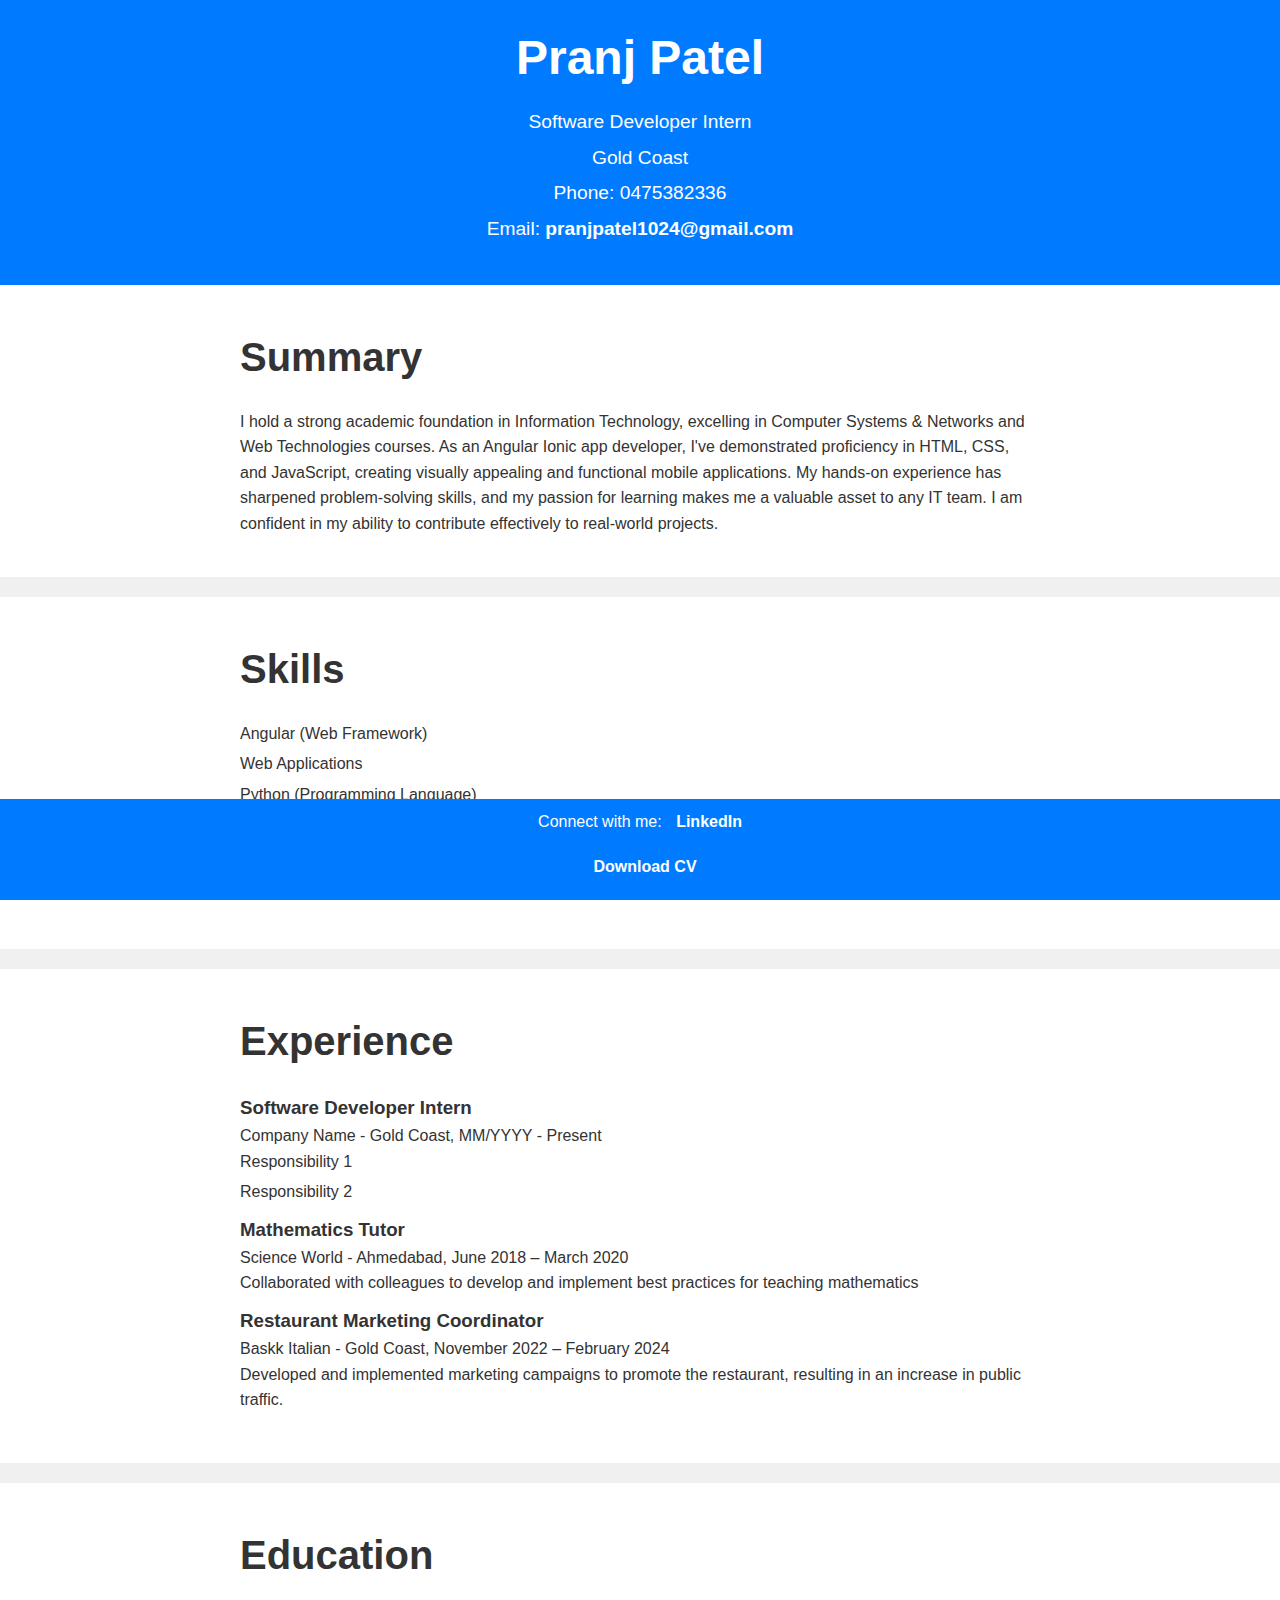
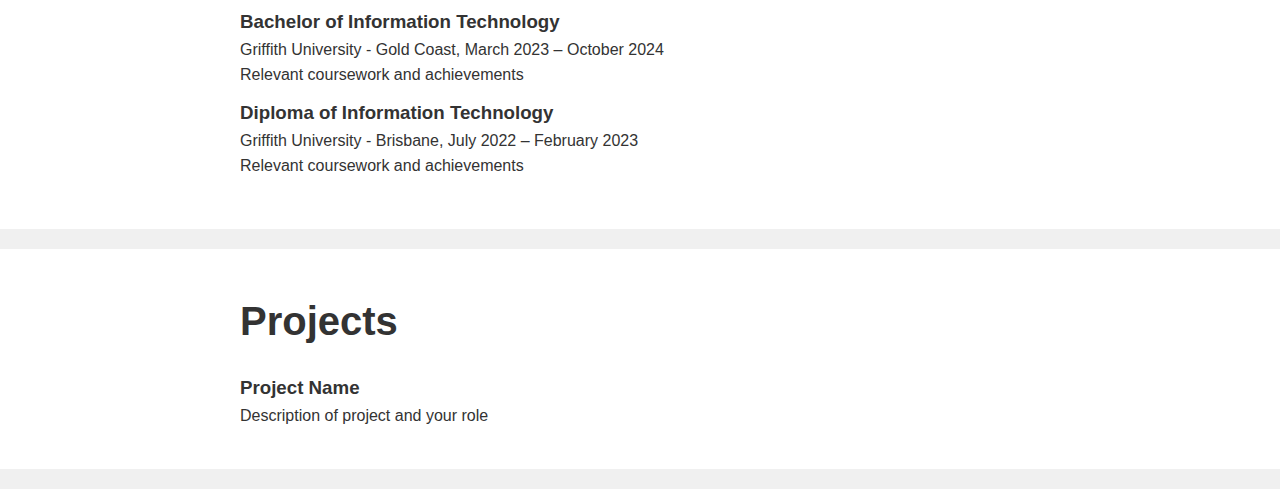
<file: html-css-js-portfolio-tutorial-2-main/assets/Pranj Patel - Resume.ong.html>
<!DOCTYPE html>
<!-- saved from url=(0034)http://localhost:5500/resume.html# -->
<html lang="en"><head><meta http-equiv="Content-Type" content="text/html; charset=UTF-8">
    
    <meta name="viewport" content="width=device-width, initial-scale=1.0">
    <title>Pranj Patel - Resume</title>
    <style>
        /* Reset styles */
        * {
            margin: 0;
            padding: 0;
            box-sizing: border-box;
        }

        /* General styles */
        body {
            font-family: 'Arial', sans-serif;
            background-color: #f0f0f0;
            color: #333;
            margin: 0;
            padding: 0;
            line-height: 1.6;
        }

        header {
            background-color: #007bff;
            color: #fff;
            padding: 20px 0;
            text-align: center;
        }

        .header-content {
            max-width: 800px;
            margin: 0 auto;
        }

        h1 {
            font-size: 3rem;
            margin-bottom: 10px;
        }

        .contact-info {
            font-size: 1.2rem;
            margin-bottom: 20px;
        }

        .contact-info span {
            display: block;
            margin-bottom: 5px;
        }

        .contact-info a {
            color: #fff;
            text-decoration: none;
            font-weight: bold;
        }

        .contact-info a:hover {
            text-decoration: underline;
        }

        section {
            padding: 40px 20px;
            background-color: #fff;
            margin-bottom: 20px;
        }

        .section-content {
            max-width: 800px;
            margin: 0 auto;
        }

        h2 {
            font-size: 2.5rem;
            margin-bottom: 20px;
        }

        ul {
            list-style-type: none;
            padding-left: 0;
            margin-bottom: 10px;
        }

        li {
            margin-bottom: 5px;
        }

        .btn {
            display: inline-block;
            background-color: #007bff;
            color: #fff;
            border: none;
            padding: 10px 20px;
            text-decoration: none;
            cursor: pointer;
            font-size: 1rem;
            margin-top: 10px;
            transition: background-color 0.3s ease;
        }

        .btn:hover {
            background-color: #0056b3;
        }

        footer {
            background-color: #007bff;
            color: #fff;
            text-align: center;
            padding: 10px 0;
            position: fixed;
            width: 100%;
            bottom: 0;
        }

        .footer-content {
            max-width: 800px;
            margin: 0 auto;
        }

        .footer-content a {
            color: #fff;
            text-decoration: none;
            font-weight: bold;
            margin-left: 10px;
        }

        .footer-content a:hover {
            text-decoration: underline;
        }
    </style>
<style>@font-face {
              font-family: 'Open Sans Regular';
              font-style: normal;
              font-weight: 400;
              src: url('chrome-extension://gkkdmjjodidppndkbkhhknakbeflbomf/fonts/open_sans/open-sans-v18-latin-regular.woff');
          }</style><style>@font-face {
              font-family: 'Open Sans Bold';
              font-style: normal;
              font-weight: 800;
              src: url('chrome-extension://gkkdmjjodidppndkbkhhknakbeflbomf/fonts/open_sans/OpenSans-Bold.woff');
          }</style><style>@font-face {
              font-family: 'Open Sans ExtraBold';
              font-style: normal;
              font-weight: 800;
              src: url('chrome-extension://gkkdmjjodidppndkbkhhknakbeflbomf/fonts/open_sans/open-sans-v18-latin-800.woff');
          }</style></head>
<body>

    <header>
        <div class="header-content">
            <h1>Pranj Patel</h1>
            <p class="contact-info">
                <span>Software Developer Intern</span>
                <span>Gold Coast</span>
                <span>Phone: 0475382336</span>
                <span>Email: <a href="mailto:pranjpatel1024@gmail.com">pranjpatel1024@gmail.com</a></span>
            </p>
        </div>
    </header>

    <section id="summary">
        <div class="section-content">
            <h2>Summary</h2>
            <p>I hold a strong academic foundation in Information Technology, excelling in Computer Systems &amp; Networks and Web Technologies courses. As an Angular Ionic app developer, I've demonstrated proficiency in HTML, CSS, and JavaScript, creating visually appealing and functional mobile applications. My hands-on experience has sharpened problem-solving skills, and my passion for learning makes me a valuable asset to any IT team. I am confident in my ability to contribute effectively to real-world projects.</p>
        </div>
    </section>

    <section id="skills">
        <div class="section-content">
            <h2>Skills</h2>
            <ul>
                <li>Angular (Web Framework)</li>
                <li>Web Applications</li>
                <li>Python (Programming Language)</li>
                <li>JavaScript (Programming Language)</li>
                <li>React Native</li>
                <li>PHP</li>
            </ul>
        </div>
    </section>

    <section id="experience">
        <div class="section-content">
            <h2>Experience</h2>
            <div class="job">
                <h3>Software Developer Intern</h3>
                <p>Company Name - Gold Coast, MM/YYYY - Present</p>
                <ul>
                    <li>Responsibility 1</li>
                    <li>Responsibility 2</li>
                </ul>
            </div>
            <div class="job">
                <h3>Mathematics Tutor</h3>
                <p>Science World - Ahmedabad, June 2018 – March 2020</p>
                <ul>
                    <li>Collaborated with colleagues to develop and implement best practices for teaching mathematics</li>
                </ul>
            </div>
            <div class="job">
                <h3>Restaurant Marketing Coordinator</h3>
                <p>Baskk Italian - Gold Coast, November 2022 – February 2024</p>
                <ul>
                    <li>Developed and implemented marketing campaigns to promote the restaurant, resulting in an increase in public traffic.</li>
                </ul>
            </div>
        </div>
    </section>

    <section id="education">
        <div class="section-content">
            <h2>Education</h2>
            <div class="education-entry">
                <h3>Bachelor of Information Technology</h3>
                <p>Griffith University - Gold Coast, March 2023 – October 2024</p>
                <ul>
                    <li>Relevant coursework and achievements</li>
                </ul>
            </div>
            <div class="education-entry">
                <h3>Diploma of Information Technology</h3>
                <p>Griffith University - Brisbane, July 2022 – February 2023</p>
                <ul>
                    <li>Relevant coursework and achievements</li>
                </ul>
            </div>
        </div>
    </section>

    <section id="projects">
        <div class="section-content">
            <h2>Projects</h2>
            <div class="project">
                <h3>Project Name</h3>
                <p>Description of project and your role</p>
            </div>
            <!-- Add more project entries as needed -->
        </div>
    </section>

    <footer>
        <div class="footer-content">
            <p>Connect with me: <a href="https://linkedin.com/">LinkedIn</a></p>
            <a href="http://localhost:5500/resume.html#" id="downloadPdf" class="btn">Download CV</a>
        </div>
    </footer>

    <!-- JavaScript to handle PDF download -->
    <script>
        document.getElementById('downloadPdf').addEventListener('click', function() {
            const filename = 'pranj_patel_resume.pdf';

            // Placeholder for PDF generation logic using jsPDF or similar library
            // For demo purposes, a mock PDF is created
            const dummyPdfData = 'Dummy PDF Data';
            const blob = new Blob([dummyPdfData], { type: 'application/pdf' });
            const link = document.createElement('a');
            link.href = window.URL.createObjectURL(blob);
            link.download = filename;
            link.click();
        });
    </script>

<!-- Code injected by live-server -->
<script>
	// <![CDATA[  <-- For SVG support
	if ('WebSocket' in window) {
		(function () {
			function refreshCSS() {
				var sheets = [].slice.call(document.getElementsByTagName("link"));
				var head = document.getElementsByTagName("head")[0];
				for (var i = 0; i < sheets.length; ++i) {
					var elem = sheets[i];
					var parent = elem.parentElement || head;
					parent.removeChild(elem);
					var rel = elem.rel;
					if (elem.href && typeof rel != "string" || rel.length == 0 || rel.toLowerCase() == "stylesheet") {
						var url = elem.href.replace(/(&|\?)_cacheOverride=\d+/, '');
						elem.href = url + (url.indexOf('?') >= 0 ? '&' : '?') + '_cacheOverride=' + (new Date().valueOf());
					}
					parent.appendChild(elem);
				}
			}
			var protocol = window.location.protocol === 'http:' ? 'ws://' : 'wss://';
			var address = protocol + window.location.host + window.location.pathname + '/ws';
			var socket = new WebSocket(address);
			socket.onmessage = function (msg) {
				if (msg.data == 'reload') window.location.reload();
				else if (msg.data == 'refreshcss') refreshCSS();
			};
			if (sessionStorage && !sessionStorage.getItem('IsThisFirstTime_Log_From_LiveServer')) {
				console.log('Live reload enabled.');
				sessionStorage.setItem('IsThisFirstTime_Log_From_LiveServer', true);
			}
		})();
	}
	else {
		console.error('Upgrade your browser. This Browser is NOT supported WebSocket for Live-Reloading.');
	}
	// ]]>
</script>


</body></html>
</file>
<file: style.css>
/* GENERAL */

@import url("https://fonts.googleapis.com/css2?family=Poppins:wght@300;400;500;600&display=swap");

* {
  margin: 0;
  padding: 0;
}

body {
  font-family: "Poppins", sans-serif;
}

html {
  scroll-behavior: smooth;
}

p {
  color: rgb(85, 85, 85);
}

/* TRANSITION */

a,
.btn {
  transition: all 300ms ease;
}

/* DESKTOP NAV */

nav,
.nav-links {
  display: flex;
}

nav {
  justify-content: space-around;
  align-items: center;
  height: 17vh;
}

.nav-links {
  gap: 2rem;
  list-style: none;
  font-size: 1.5rem;
}

a {
  color: black;
  text-decoration: none;
  text-decoration-color: white;
}

a:hover {
  color: grey;
  text-decoration: underline;
  text-underline-offset: 1rem;
  text-decoration-color: rgb(181, 181, 181);
}

.logo {
  font-size: 2rem;
}

.logo:hover {
  cursor: default;
}

/* HAMBURGER MENU */

#hamburger-nav {
  display: none;
}

.hamburger-menu {
  position: relative;
  display: inline-block;
}

.hamburger-icon {
  display: flex;
  flex-direction: column;
  justify-content: space-between;
  height: 24px;
  width: 30px;
  cursor: pointer;
}

.hamburger-icon span {
  width: 100%;
  height: 2px;
  background-color: black;
  transition: all 0.3 ease-in-out;
}

.menu-links {
  position: absolute;
  top: 100%;
  right: 0;
  background-color: white;
  width: fit-content;
  max-height: 0;
  overflow: hidden;
  transition: all 0.3 ease-in-out;
}

.menu-links a {
  display: block;
  padding: 10px;
  text-align: center;
  font-size: 1.5rem;
  color: black;
  text-decoration: none;
  transition: all 0.3 ease-in-out;
}

.menu-links li {
  list-style: none;
}

.menu-links.open {
  max-height: 300px;
}

.hamburger-icon.open span:first-child {
  transform: rotate(45deg) translate(10px, 5px);
}

.hamburger-icon.open span:nth-child(2) {
  opacity: 0;
}

.hamburger-icon.open span:last-child {
  transform: rotate(-45deg) translate(10px, -5px);
}

.hamburger-icon span:first-child {
  transform: none;
}

.hamburger-icon span:first-child {
  opacity: 1;
}

.hamburger-icon span:first-child {
  transform: none;
}

/* SECTIONS */

section {
  padding-top: 4vh;
  height: 96vh;
  margin: 0 10rem;
  box-sizing: border-box;
  min-height: fit-content;
}

.section-container {
  display: flex;
}

/* PROFILE SECTION */

#profile {
  display: flex;
  justify-content: center;
  gap: 5rem;
  height: 80vh;
}

.section__pic-container {
  display: flex;
  height: 400px;
  width: 350px;
  margin: auto 0;
}

.section__text {
  align-self: center;
  text-align: center;
}

.section__text p {
  font-weight: 600;
}

.section__text__p1 {
  opacity: 0;
  transform: translateY(20px);
  animation: fadeInUp 1s ease-out forwards;
  text-align: center;
}
.title {
  opacity: 0;
  transform: translateY(20px);
  animation: fadeInUp 1s ease-out forwards;
  animation-delay: 0.3s;
  font-size: 3rem;
  text-align: center;
}

.section__text__p2 {
  opacity: 0;
  transform: translateY(20px);
  animation: fadeInUp 1s ease-out forwards;
  animation-delay: 0.6s;
  font-size: 1.75rem;
  margin-bottom: 1rem;
}
.btn-container {
  opacity: 0;
  transform: translateY(20px);
  animation: fadeInUp 1s ease-out forwards;
  animation-delay: 0.9s;
}

#socials-container {
  display: flex;
  justify-content: center;
  margin-top: 1rem;
  gap: 1rem;
}
.icon {
  height: 2rem;
  cursor: pointer;
}

@keyframes fadeInUp {
  0% {
    opacity: 0;
    transform: translateY(20px);
  }
  100% {
    opacity: 1;
    transform: translateY(0);
  }
}
/* ICONS */

.icon {
  cursor: pointer;
  height: 2rem;
}

/* BUTTONS */

.btn-container {
  display: flex;
  justify-content: center;
  gap: 1rem;
}

.btn {
  font-weight: 600;
  transition: all 300ms ease;
  padding: 1rem;
  width: 8rem;
  border-radius: 2rem;
}

.btn-color-1,
.btn-color-2 {
  border: rgb(53, 53, 53) 0.1rem solid;
}

.btn-color-1:hover,
.btn-color-2:hover {
  cursor: pointer;
}

.btn-color-1,
.btn-color-2:hover {
  background: rgb(53, 53, 53);
  color: white;
}

.btn-color-1:hover {
  background: rgb(0, 0, 0);
}

.btn-color-2 {
  background: none;
}

.btn-color-2:hover {
  border: rgb(255, 255, 255) 0.1rem solid;
}

.btn-container {
  gap: 1rem;
}

/* ABOUT SECTION */

#about {
  position: relative;
}

.about-containers {
  gap: 2rem;
  margin-bottom: 2rem;
  margin-top: 2rem;
}

.about-details-container {
  justify-content: center;
  flex-direction: column;
}

.about-containers,
.about-details-container {
  display: flex;
}

.section__pic-container .about-pic {
  filter: grayscale(0%);
  transition: filter 0.3s ease;
  border-radius: 2rem;
}

.section__pic-container .about-pic:hover {
  filter: grayscale(100%);
}


.arrow {
  position: absolute; 
  left: 50%; /* Center the arrow horizontally */
  bottom: 20px; /* Set distance from the bottom */
  transform: translateX(-50%); /* Ensure it is perfectly centered */
  cursor: pointer;
  z-index: 10;
}



.details-container {
  padding: 1.5rem;
  flex: 1;
  background: white;
  border-radius: 2rem;
  border: rgb(53, 53, 53) 0.1rem solid;
  border-color: rgb(163, 163, 163);
  text-align: center;
}

.section-container {
  gap: 4rem;
  height: 80%;
}

.section__pic-container {
  height: 400px;
  width: 400px;
  margin: auto 0;
}

/* skill section style */

#experience {
  position: relative;
  padding: 4rem 0; /* Adjust padding as needed */
}

.experience-sub-title {
  color: #555;
  font-weight: 600;
  font-size: 2.5rem; /* Increase title font size */
  margin-bottom: 2rem;
  text-align: center; /* Center the title */
}

.experience-details-container {
  display: flex;
  justify-content: center;
}

.about-containers {
  max-width: 1200px; /* Adjust max-width as needed */
  width: 100%;
  display: flex;
  justify-content: space-around; /* Adjust spacing */
  gap: 3rem; /* Increase gap between containers */
  
}

.details-container {
  flex: 1;
}

.article-container {
  background-color: #f9f9f9; /* Light background */
  padding: 3rem; /* Increased padding around articles */
  border-radius: 12px; /* Rounded corners */
  box-shadow: 0 4px 8px rgba(0, 0, 0, 0.1); /* Add subtle shadow */
}

article {
  display: flex;
  align-items: center;
  gap: 2rem; /* Increase gap between icon and text */
  transition: transform 0.3s ease-in-out, box-shadow 0.3s ease-in-out; /* Transition for smoother effect */
}

article:hover {
  transform: translateY(-10px); /* Move article up on hover */
  box-shadow: 0 12px 24px rgba(0, 0, 0, 0.2); /* Add stronger shadow on hover */
}

article .icon {
  width: 50px; /* Increase icon size */
  height: 50px; /* Increase icon size */
  transition: transform 0.3s ease-in-out; /* Transition for icon size change */
}

article:hover .icon {
  transform: scale(1.2); /* Increase icon size on hover */
}

article h3 {
  font-size: 2.5rem; /* Increase skill name font size */
  margin: 0;
  transition: color 0.3s ease-in-out; /* Transition for text color change */
}

article p {
  font-size: 1.6rem; /* Increase proficiency text font size */
  margin: 0;
}

article:hover h3 {
  color: #007bff; /* Change text color on hover */
}

/* PROJECTS SECTION */

#projects {
  position: relative;
}

.color-container {
  border-color: rgb(163, 163, 163);
  background: rgb(250, 250, 250);
}

.project-img {
  border-radius: 2rem;
  width: 90%;
  height: 90%;
}

.project-title {
  margin: 1rem;
  color: black;
}

.project-btn {
  color: black;
  border-color: rgb(163, 163, 163);
}

/* CONTACT */

#contact {
  display: flex;
  justify-content: center;
  flex-direction: column;
  height: 70vh;
}

.contact-info-upper-container {
  display: flex;
  justify-content: center;
  border-radius: 2rem;
  border: rgb(53, 53, 53) 0.1rem solid;
  border-color: rgb(163, 163, 163);
  background: (250, 250, 250);
  margin: 2rem auto;
  padding: 0.5rem;
}

.contact-info-container {
  display: flex;
  align-items: center;
  justify-content: center;
  gap: 0.5rem;
  margin: 1rem;
}

.contact-info-container p {
  font-size: larger;
}

.contact-icon {
  cursor: default;
}

.email-icon {
  height: 2.5rem;
}


/* Placement Portfolio Section */
.placement-container {
  position: relative;
  width: 100%;
  max-width: 1200px;
  margin: 0 auto;
  display: flex;
  align-items: center;
}

.placement-horizontal-scroll {
  display: flex;
  overflow: hidden; /* Hide overflow so items can be moved with buttons */
  width: 100%;
  scroll-behavior: smooth;
}

.details-container {
  flex: 0 0 300px; /* Fixed width for each item */
  margin: 10px;
  background: white;
  border-radius: 12px;
  padding: 20px;
  text-align: center;
}

.portfolio-image {
  width: 100%;
  height: 150px;
  object-fit: cover;
  border-radius: 8px;
  margin-bottom: 15px;
}

/* Navigation buttons */
.nav-button {
  position: absolute;
  top: 50%;
  transform: translateY(-50%);
  background-color: rgba(0, 0, 0, 0.5);
  color: white;
  border: none;
  padding: 10px;
  cursor: pointer;
  font-size: 18px;
  border-radius: 50%;
  z-index: 10;
  user-select: none;
}

.left-button {
  left: -40px;
}

.right-button {
  right: -40px;
}

.nav-button:hover {
  background-color: rgba(0, 0, 0, 0.8);
}

.details-container {
  transition: transform 0.3s ease-in-out; /* Add smooth transition */
}

.details-container:hover {
  transform: scale(1.05); /* Slightly enlarge the card on hover */
}



/* Modal container (hidden by default) */
.modal {
  display: none; /* Hidden by default */
  position: fixed; /* Stay in place */
  z-index: 999; /* Sit on top */
  left: 0;
  top: 0;
  width: 100%; /* Full width */
  height: 100%; /* Full height */
  background-color: rgba(0, 0, 0, 0.8); /* Darker black background with opacity */
  opacity: 0; /* Initially invisible */
  transition: opacity 0.5s ease; /* Slow fade-in/out effect for the modal background */
}

/* Modal content */
.modal-content {
  position: relative;
  background-color: white;
  margin: 5% auto; /* Space around modal */
  padding: 20px;
  width: 70%; /* Adjust the width */
  max-height: 80vh; /* Max height with scroll */
  overflow-y: auto; /* Add scroll for overflow */
  border-radius: 10px;
  box-shadow: 0 10px 30px rgba(0, 0, 0, 0.4); /* More dramatic shadow */
  opacity: 0; /* Hidden initially */
  transform: scale(0.8); /* Start smaller for zoom effect */
  transition: opacity 0.6s ease, transform 0.6s ease; /* Zoom-in and fade-in effect */
}

/* Modal is visible */
.modal.show {
  opacity: 1; /* Background fades in */
}

/* Modal content visible (with a zoom and bounce effect) */
.modal-content.show {
  opacity: 1; /* Content becomes visible */
  transform: scale(1); /* Zoom to full size */
  animation: bounce 0.6s ease; /* Bounce effect */
}

/* Bounce animation for the modal */
@keyframes bounce {
  0% {
    transform: scale(0.8);
  }
  50% {
    transform: scale(1.1);
  }
  100% {
    transform: scale(1);
  }
}

/* Image inside modal */
.modal-content img {
  width: 100%;
  height: auto;
  margin-top: 20px;
  border-radius: 10px;
}

/* Close button styling */
.close-btn {
  position: absolute;
  top: 15px;
  right: 15px;
  background-color: red;
  color: white;
  border: none;
  border-radius: 50%;
  width: 30px;
  height: 30px;
  font-size: 18px;
  cursor: pointer;
  text-align: center;
}



/* Close button */
.close {
  position: absolute;
  top: 10px;
  right: 25px;
  color: #aaa;
  font-size: 30px;
  font-weight: bold;
  cursor: pointer;
}

.close:hover,
.close:focus {
  color: black;
  text-decoration: none;
  cursor: pointer;
}

/* Optional - ensuring no horizontal scrolling for the entire page */
body {
  overflow-x: hidden; 
}

/* FOOTER SECTION */

footer {
  height: 26vh;
  margin: 0 1rem;
}

footer p {
  text-align: center;
}
</file>
<file: mediaqueries.css>
/* Large screen (max-width: 1400px) */
@media screen and (max-width: 1400px) {
  #profile {
    height: 83vh;
    margin-bottom: 6rem;
  }

  .about-containers {
    flex-wrap: wrap;
  }

  #contact,
  #projects {
    height: auto; /* Changed from fit-content to auto for flexibility */
  }
}

/* Medium screen (max-width: 1200px) */
@media screen and (max-width: 1200px) {
  #desktop-nav {
    display: none;
  }

  #hamburger-nav {
    display: flex;
  }

  #experience,
  .experience-details-container {
    margin-top: 2rem;
  }

  #profile,
  .section-container {
    display: block;
  }

  .arrow {
    display: none;
  }

  section,
  .section-container {
    height: auto; /* Allow content to grow as needed */
  }

  section {
    margin: 0 5%;
  }

  .section__pic-container {
    width: 275px;
    height: 275px;
    margin: 0 auto 2rem;
  }

  .about-containers {
    margin-top: 0;
  }
}

/* Tablet screen (max-width: 768px) */
@media screen and (max-width: 768px) {
  #profile {
    height: 75vh; /* Adjusted for smaller tablet screens */
    margin-bottom: 2rem;
  }

  .section-container {
    display: flex;
    flex-direction: column; /* Stack sections vertically */
  }

  .section__pic-container {
    width: 50vw; /* Adjust image container width */
    height: auto;
  }

  .nav-links {
    flex-direction: column;
    gap: 0.75rem; /* Slightly larger gap for ease of tapping */
  }

  .about-containers {
    margin-top: 1rem;
    flex-wrap: wrap;
  }

  footer {
    padding: 2rem 1rem;
  }
}

/* Small screen (max-width: 600px) */
@media screen and (max-width: 600px) {
  #contact,
  footer {
    height: auto; /* Let the footer and contact sections grow */
    padding: 2rem;
  }

  #profile {
    height: auto;
    margin-bottom: 0;
  }

  article {
    font-size: 1rem;
  }

  footer nav {
    height: auto;
    margin-bottom: 2rem;
  }

  .about-containers,
  .contact-info-upper-container,
  .btn-container {
    flex-wrap: wrap;
  }

  .contact-info-container {
    margin: 0;
  }

  .contact-info-container p,
  .nav-links li a {
    font-size: 1rem;
  }

  .experience-sub-title {
    font-size: 1.25rem;
  }

  .logo {
    font-size: 1.5rem;
  }

  .nav-links {
    flex-direction: column;
    gap: 0.5rem;
    text-align: center;
  }

  .section__pic-container {
    width: auto;
    height: 46vw;
    justify-content: center;
  }

  .section__text__p2 {
    font-size: 1.25rem;
  }

  .title {
    font-size: 2rem;
  }

  .text-container {
    text-align: justify;
  }
}
</file>
<file: html-css-js-portfolio-tutorial-2-main/style.css>
/* GENERAL */

@import url("https://fonts.googleapis.com/css2?family=Poppins:wght@300;400;500;600&display=swap");

* {
  margin: 0;
  padding: 0;
}

body {
  font-family: "Poppins", sans-serif;
}

html {
  scroll-behavior: smooth;
}

p {
  color: rgb(85, 85, 85);
}

/* TRANSITION */

a,
.btn {
  transition: all 300ms ease;
}

/* DESKTOP NAV */

nav,
.nav-links {
  display: flex;
}

nav {
  justify-content: space-around;
  align-items: center;
  height: 17vh;
}

.nav-links {
  gap: 2rem;
  list-style: none;
  font-size: 1.5rem;
}

a {
  color: black;
  text-decoration: none;
  text-decoration-color: white;
}

a:hover {
  color: grey;
  text-decoration: underline;
  text-underline-offset: 1rem;
  text-decoration-color: rgb(181, 181, 181);
}

.logo {
  font-size: 2rem;
}

.logo:hover {
  cursor: default;
}

/* HAMBURGER MENU */

#hamburger-nav {
  display: none;
}

.hamburger-menu {
  position: relative;
  display: inline-block;
}

.hamburger-icon {
  display: flex;
  flex-direction: column;
  justify-content: space-between;
  height: 24px;
  width: 30px;
  cursor: pointer;
}

.hamburger-icon span {
  width: 100%;
  height: 2px;
  background-color: black;
  transition: all 0.3 ease-in-out;
}

.menu-links {
  position: absolute;
  top: 100%;
  right: 0;
  background-color: white;
  width: fit-content;
  max-height: 0;
  overflow: hidden;
  transition: all 0.3 ease-in-out;
}

.menu-links a {
  display: block;
  padding: 10px;
  text-align: center;
  font-size: 1.5rem;
  color: black;
  text-decoration: none;
  transition: all 0.3 ease-in-out;
}

.menu-links li {
  list-style: none;
}

.menu-links.open {
  max-height: 300px;
}

.hamburger-icon.open span:first-child {
  transform: rotate(45deg) translate(10px, 5px);
}

.hamburger-icon.open span:nth-child(2) {
  opacity: 0;
}

.hamburger-icon.open span:last-child {
  transform: rotate(-45deg) translate(10px, -5px);
}

.hamburger-icon span:first-child {
  transform: none;
}

.hamburger-icon span:first-child {
  opacity: 1;
}

.hamburger-icon span:first-child {
  transform: none;
}

/* SECTIONS */

section {
  padding-top: 4vh;
  height: 96vh;
  margin: 0 10rem;
  box-sizing: border-box;
  min-height: fit-content;
}

.section-container {
  display: flex;
}

/* PROFILE SECTION */

#profile {
  display: flex;
  justify-content: center;
  gap: 5rem;
  height: 80vh;
}

.section__pic-container {
  display: flex;
  height: 400px;
  width: 350px;
  margin: auto 0;
}

.section__text {
  align-self: center;
  text-align: center;
}

.section__text p {
  font-weight: 600;
}

.section__text__p1 {
  opacity: 0;
  transform: translateY(20px);
  animation: fadeInUp 1s ease-out forwards;
  text-align: center;
}
.title {
  opacity: 0;
  transform: translateY(20px);
  animation: fadeInUp 1s ease-out forwards;
  animation-delay: 0.3s;
  font-size: 3rem;
  text-align: center;
}

.section__text__p2 {
  opacity: 0;
  transform: translateY(20px);
  animation: fadeInUp 1s ease-out forwards;
  animation-delay: 0.6s;
  font-size: 1.75rem;
  margin-bottom: 1rem;
}
.btn-container {
  opacity: 0;
  transform: translateY(20px);
  animation: fadeInUp 1s ease-out forwards;
  animation-delay: 0.9s;
}

#socials-container {
  display: flex;
  justify-content: center;
  margin-top: 1rem;
  gap: 1rem;
}
.icon {
  height: 2rem;
  cursor: pointer;
}

@keyframes fadeInUp {
  0% {
    opacity: 0;
    transform: translateY(20px);
  }
  100% {
    opacity: 1;
    transform: translateY(0);
  }
}
/* ICONS */

.icon {
  cursor: pointer;
  height: 2rem;
}

/* BUTTONS */

.btn-container {
  display: flex;
  justify-content: center;
  gap: 1rem;
}

.btn {
  font-weight: 600;
  transition: all 300ms ease;
  padding: 1rem;
  width: 8rem;
  border-radius: 2rem;
}

.btn-color-1,
.btn-color-2 {
  border: rgb(53, 53, 53) 0.1rem solid;
}

.btn-color-1:hover,
.btn-color-2:hover {
  cursor: pointer;
}

.btn-color-1,
.btn-color-2:hover {
  background: rgb(53, 53, 53);
  color: white;
}

.btn-color-1:hover {
  background: rgb(0, 0, 0);
}

.btn-color-2 {
  background: none;
}

.btn-color-2:hover {
  border: rgb(255, 255, 255) 0.1rem solid;
}

.btn-container {
  gap: 1rem;
}

/* ABOUT SECTION */

#about {
  position: relative;
}

.about-containers {
  gap: 2rem;
  margin-bottom: 2rem;
  margin-top: 2rem;
}

.about-details-container {
  justify-content: center;
  flex-direction: column;
}

.about-containers,
.about-details-container {
  display: flex;
}

.section__pic-container .about-pic {
  filter: grayscale(0%);
  transition: filter 0.3s ease;
  border-radius: 2rem;
}

.section__pic-container .about-pic:hover {
  filter: grayscale(100%);
}


.arrow {
  position: absolute;
  right: -5rem;
  bottom: 2.5rem;
}

.details-container {
  padding: 1.5rem;
  flex: 1;
  background: white;
  border-radius: 2rem;
  border: rgb(53, 53, 53) 0.1rem solid;
  border-color: rgb(163, 163, 163);
  text-align: center;
}

.section-container {
  gap: 4rem;
  height: 80%;
}

.section__pic-container {
  height: 400px;
  width: 400px;
  margin: auto 0;
}

/* skill section style */

#experience {
  position: relative;
  padding: 4rem 0; /* Adjust padding as needed */
}

.experience-sub-title {
  color: #555;
  font-weight: 600;
  font-size: 2.5rem; /* Increase title font size */
  margin-bottom: 2rem;
  text-align: center; /* Center the title */
}

.experience-details-container {
  display: flex;
  justify-content: center;
}

.about-containers {
  max-width: 1200px; /* Adjust max-width as needed */
  width: 100%;
  display: flex;
  justify-content: space-around; /* Adjust spacing */
  gap: 3rem; /* Increase gap between containers */
}

.details-container {
  flex: 1;
}

.article-container {
  background-color: #f9f9f9; /* Light background */
  padding: 3rem; /* Increased padding around articles */
  border-radius: 12px; /* Rounded corners */
  box-shadow: 0 4px 8px rgba(0, 0, 0, 0.1); /* Add subtle shadow */
}

article {
  display: flex;
  align-items: center;
  gap: 2rem; /* Increase gap between icon and text */
  transition: transform 0.3s ease-in-out, box-shadow 0.3s ease-in-out; /* Transition for smoother effect */
}

article:hover {
  transform: translateY(-10px); /* Move article up on hover */
  box-shadow: 0 12px 24px rgba(0, 0, 0, 0.2); /* Add stronger shadow on hover */
}

article .icon {
  width: 50px; /* Increase icon size */
  height: 50px; /* Increase icon size */
  transition: transform 0.3s ease-in-out; /* Transition for icon size change */
}

article:hover .icon {
  transform: scale(1.2); /* Increase icon size on hover */
}

article h3 {
  font-size: 2.5rem; /* Increase skill name font size */
  margin: 0;
  transition: color 0.3s ease-in-out; /* Transition for text color change */
}

article p {
  font-size: 1.6rem; /* Increase proficiency text font size */
  margin: 0;
}

article:hover h3 {
  color: #007bff; /* Change text color on hover */
}

/* PROJECTS SECTION */

#projects {
  position: relative;
}

.color-container {
  border-color: rgb(163, 163, 163);
  background: rgb(250, 250, 250);
}

.project-img {
  border-radius: 2rem;
  width: 90%;
  height: 90%;
}

.project-title {
  margin: 1rem;
  color: black;
}

.project-btn {
  color: black;
  border-color: rgb(163, 163, 163);
}

/* CONTACT */

#contact {
  display: flex;
  justify-content: center;
  flex-direction: column;
  height: 70vh;
}

.contact-info-upper-container {
  display: flex;
  justify-content: center;
  border-radius: 2rem;
  border: rgb(53, 53, 53) 0.1rem solid;
  border-color: rgb(163, 163, 163);
  background: (250, 250, 250);
  margin: 2rem auto;
  padding: 0.5rem;
}

.contact-info-container {
  display: flex;
  align-items: center;
  justify-content: center;
  gap: 0.5rem;
  margin: 1rem;
}

.contact-info-container p {
  font-size: larger;
}

.contact-icon {
  cursor: default;
}

.email-icon {
  height: 2.5rem;
}

/* FOOTER SECTION */

footer {
  height: 26vh;
  margin: 0 1rem;
}

footer p {
  text-align: center;
}
</file>
<file: html-css-js-portfolio-tutorial-2-main/mediaqueries.css>
@media screen and (max-width: 1400px) {
  #profile {
    height: 83vh;
    margin-bottom: 6rem;
  }
  .about-containers {
    flex-wrap: wrap;
  }
  #contact,
  #projects {
    height: fit-content;
  }
}

@media screen and (max-width: 1200px) {
  #desktop-nav {
    display: none;
  }
  #hamburger-nav {
    display: flex;
  }
  #experience,
  .experience-details-container {
    margin-top: 2rem;
  }
  #profile,
  .section-container {
    display: block;
  }
  .arrow {
    display: none;
  }
  section,
  .section-container {
    height: fit-content;
  }
  section {
    margin: 0 5%;
  }
  .section__pic-container {
    width: 275px;
    height: 275px;
    margin: 0 auto 2rem;
  }
  .about-containers {
    margin-top: 0;
  }
}

@media screen and (max-width: 600px) {
  #contact,
  footer {
    height: 40vh;
  }
  #profile {
    height: 83vh;
    margin-bottom: 0;
  }
  article {
    font-size: 1rem;
  }
  footer nav {
    height: fit-content;
    margin-bottom: 2rem;
  }
  .about-containers,
  .contact-info-upper-container,
  .btn-container {
    flex-wrap: wrap;
  }
  .contact-info-container {
    margin: 0;
  }
  .contact-info-container p,
  .nav-links li a {
    font-size: 1rem;
  }
  .experience-sub-title {
    font-size: 1.25rem;
  }
  .logo {
    font-size: 1.5rem;
  }
  .nav-links {
    flex-direction: column;
    gap: 0.5rem;
    text-align: center;
  }
  .section__pic-container {
    width: auto;
    height: 46vw;
    justify-content: center;
  }
  .section__text__p2 {
    font-size: 1.25rem;
  }
  .title {
    font-size: 2rem;
  }
  .text-container {
    text-align: justify;
  }
}
</file>
<file: Placement portfolio/style.css>
@import url('https://fonts.googleapis.com/css2?family=Poppins:ital,wght@0,100;0,200;0,300;0,400;0,500;0,600;0,700;0,800;0,900;1,100;1,200;1,300;1,400;1,500;1,600;1,700;1,800;1,900&display=swap');
body{
    margin: 0;
    background-color: #F4F4F4;
    font-family: Poppins;
}
:root{
    --item1-transform: translateX(-100%) translateY(-5%) scale(1.5);
    --item1-filter: blur(30px);
    --item1-zIndex: 11;
    --item1-opacity: 0;

    --item2-transform: translateX(0);
    --item2-filter: blur(0px);
    --item2-zIndex: 10;
    --item2-opacity: 1;

    --item3-transform: translate(50%,10%) scale(0.8);
    --item3-filter: blur(10px);
    --item3-zIndex: 9;
    --item3-opacity: 1;

    --item4-transform: translate(90%,20%) scale(0.5);
    --item4-filter: blur(30px);
    --item4-zIndex: 8;
    --item4-opacity: 1;
    
    --item5-transform: translate(120%,30%) scale(0.3);
    --item5-filter: blur(40px);
    --item5-zIndex: 7;
    --item5-opacity: 0;
}
header{
    width: 1140px;
    max-width: 90%;
    display: flex;
    justify-content: space-between;
    margin: auto;
    height: 50px;
    align-items: center;
}
header .logo{
    font-weight: bold;
}
header nav a{
    margin-left: 30px;
    text-decoration: none;
    color: #555;
    font-weight: 500;
}
.des {
    margin-bottom: 20px;
    line-height: 1.6;
}

.des strong {
    font-size: 1.1em;
    margin-bottom: 5px;
    display: block;
}
.detail {
    height: 400px; /* Set a fixed height for the detail section */
    overflow-y: auto; /* Enable vertical scrolling */
    padding: 20px;
    background-color: #f9f9f9;
    border-radius: 10px;
    box-shadow: 0 2px 10px rgba(0, 0, 0, 0.1);
}

.detail::-webkit-scrollbar {
    width: 6px; /* Customize scrollbar width */
}

.detail::-webkit-scrollbar-thumb {
    background-color: #693EFF; /* Customize scrollbar color */
    border-radius: 10px; /* Rounded scrollbar edges */
}

.detail h3 {
    font-size: 1.2em;
    margin-bottom: 10px;
    color: #333;
}

.detail p {
    font-size: 1em;
    line-height: 1.6;
    color: #555;
    margin-bottom: 15px;
}


/* carousel */
.carousel{
    position: relative;
    height: 800px;
    overflow: hidden;
    margin-top: -50px;
}
.carousel .list{
    position: absolute;
    width: 1140px;
    max-width: 90%;
    height: 80%;
    left: 50%;
    transform: translateX(-50%);
}
.carousel .list .item{
    position: absolute;
    left: 0%;
    width: 70%;
    height: 100%;
    font-size: 15px;
    transition: left 0.5s, opacity 0.5s, width 0.5s;
}
.carousel .list .item:nth-child(n + 6){
    opacity: 0;
}
.carousel .list .item:nth-child(2){
    z-index: 10;
    transform: translateX(0);
}
.carousel .list .item img{
    width: 50%;
    position: absolute;
    right: 0;
    top: 50%;
    transform: translateY(-50%);
    transition: right 1.5s;
}

.carousel .list .item .introduce{
    opacity: 0;
    pointer-events: none;
}
.carousel .list .item:nth-child(2) .introduce{
    opacity: 1;
    pointer-events: auto;
    width: 400px;
    position: absolute;
    top: 50%;
    transform:  translateY(-50%);
    transition: opacity 0.5s;
}
.carousel .list .item .introduce .title{
    font-size: 2em;
    font-weight: 500;
    line-height: 1em;
}
.carousel .list .item .introduce .topic{
    font-size: 4em;
    font-weight: 500;
}
.carousel .list .item .introduce .des{
    font-size: small;
    color: #5559;
}
.carousel .list .item .introduce .seeMore{
    font-family: Poppins;
    margin-top: 1.2em;
    padding: 5px 0;
    border: none;
    border-bottom: 1px solid #555;
    background-color: transparent;
    font-weight: bold;
    letter-spacing: 3px;
    transition: background 0.5s;
}
.carousel .list .item .introduce .seeMore:hover{
    background: #eee;
}
.carousel .list .item:nth-child(1){
    transform: var(--item1-transform);
    filter: var(--item1-filter);
    z-index: var(--item1-zIndex);
    opacity: var(--item1-opacity);
    pointer-events: none;
}
.carousel .list .item:nth-child(3){
    transform: var(--item3-transform);
    filter: var(--item3-filter);
    z-index: var(--item3-zIndex);
}
.carousel .list .item:nth-child(4){
    transform: var(--item4-transform);
    filter: var(--item4-filter);
    z-index: var(--item4-zIndex);
}
.carousel .list .item:nth-child(5){
    transform: var(--item5-transform);
    filter: var(--item5-filter);
    opacity: var(--item5-opacity);
    pointer-events: none;
}
/* animation text in item2 */
.carousel .list .item:nth-child(2) .introduce .title,
.carousel .list .item:nth-child(2) .introduce .topic,
.carousel .list .item:nth-child(2) .introduce .des,
.carousel .list .item:nth-child(2) .introduce .seeMore{
    opacity: 0;
    animation: showContent 0.5s 1s ease-in-out 1 forwards;
}
@keyframes showContent{
    from{
        transform: translateY(-30px);
        filter: blur(10px);
    }to{
        transform: translateY(0);
        opacity: 1;
        filter: blur(0px);
    }
}
.carousel .list .item:nth-child(2) .introduce .topic{
    animation-delay: 1.2s;
}
.carousel .list .item:nth-child(2) .introduce .des{
    animation-delay: 1.4s;
}
.carousel .list .item:nth-child(2) .introduce .seeMore{
    animation-delay: 1.6s;
}
/* next click */
.carousel.next .item:nth-child(1){
    animation: transformFromPosition2 0.5s ease-in-out 1 forwards;
}
@keyframes transformFromPosition2{
    from{
        transform: var(--item2-transform);
        filter: var(--item2-filter);
        opacity: var(--item2-opacity);
    }
}
.carousel.next .item:nth-child(2){
    animation: transformFromPosition3 0.7s ease-in-out 1 forwards;
}
@keyframes transformFromPosition3{
    from{
        transform: var(--item3-transform);
        filter: var(--item3-filter);
        opacity: var(--item3-opacity);
    }
}
.carousel.next .item:nth-child(3){
    animation: transformFromPosition4 0.9s ease-in-out 1 forwards;
}
@keyframes transformFromPosition4{
    from{
        transform: var(--item4-transform);
        filter: var(--item4-filter);
        opacity: var(--item4-opacity);
    }
}
.carousel.next .item:nth-child(4){
    animation: transformFromPosition5 1.1s ease-in-out 1 forwards;
}
@keyframes transformFromPosition5{
    from{
        transform: var(--item5-transform);
        filter: var(--item5-filter);
        opacity: var(--item5-opacity);
    }
}
/* previous */
.carousel.prev .list .item:nth-child(5){
    animation: transformFromPosition4 0.5s ease-in-out 1 forwards;
}
.carousel.prev .list .item:nth-child(4){
    animation: transformFromPosition3 0.7s ease-in-out 1 forwards;
}
.carousel.prev .list .item:nth-child(3){
    animation: transformFromPosition2 0.9s ease-in-out 1 forwards;
}
.carousel.prev .list .item:nth-child(2){
    animation: transformFromPosition1 1.1s ease-in-out 1 forwards;
}
@keyframes transformFromPosition1{
    from{
        transform: var(--item1-transform);
        filter: var(--item1-filter);
        opacity: var(--item1-opacity);        
    }
}

/* detail  */
.carousel .list .item .detail{
    opacity: 0;
    pointer-events: none;
}
/* showDetail */
.carousel.showDetail .list .item:nth-child(3),
.carousel.showDetail .list .item:nth-child(4){
    left: 100%;
    opacity: 0;
    pointer-events: none;
}
.carousel.showDetail .list .item:nth-child(2){
    width: 100%;
}
.carousel.showDetail .list .item:nth-child(2) .introduce{
    opacity: 0;
    pointer-events: none;
}
.carousel.showDetail .list .item:nth-child(2) img{
    right: 50%;
}
.carousel.showDetail .list .item:nth-child(2) .detail{
    opacity: 1;
    width: 50%;
    position: absolute;
    right: 0;
    top: 50%;
    transform: translateY(-50%);
    text-align: right;
    pointer-events: auto;
}
.carousel.showDetail .list .item:nth-child(2) .detail .title{
    font-size: 2em;
}
.carousel.showDetail .list .item:nth-child(2) .detail .specifications{
    display: flex;
    gap: 10px;
    width: 100%;
    border-top: 1px solid #5553;
    margin-top: 20px;
}
.carousel.showDetail .list .item:nth-child(2) .detail .specifications div{
    width: 90px;
    text-align: center;
    flex-shrink: 0;
}
.carousel.showDetail .list .item:nth-child(2) .detail .specifications div p:nth-child(1){
    font-weight: bold;
}
.carousel.carousel.showDetail .list .item:nth-child(2) .checkout button{
    font-family: Poppins;
    background-color: transparent;
    border: 1px solid #5555;
    margin-left: 5px;
    padding: 5px 10px;
    letter-spacing: 2px;
    font-weight: 500;
}
.carousel.carousel.showDetail .list .item:nth-child(2) .checkout button:nth-child(2){
    background-color: #693EFF;
    color: #eee;
}
.carousel.showDetail .list .item:nth-child(2) .detail  .title,
.carousel.showDetail .list .item:nth-child(2) .detail  .des,
.carousel.showDetail .list .item:nth-child(2) .detail .specifications,
.carousel.showDetail .list .item:nth-child(2) .detail .checkout{
    opacity: 0;
    animation: showContent 0.5s 1s ease-in-out 1 forwards;
}
.carousel.showDetail .list .item:nth-child(2) .detail  .des{
    animation-delay: 1.2s;
}
.carousel.showDetail .list .item:nth-child(2) .detail .specifications{
    animation-delay: 1.4s;
}
.carousel.showDetail .list .item:nth-child(2) .detail .checkout{
    animation-delay: 1.6s;
}
.arrows {
    position: absolute;
    bottom: 10px;
    width: 1140px;
    max-width: 90%;
    display: flex;
    justify-content: space-between;
    align-items: center; /* Center vertically */
    left: 50%;
    transform: translateX(-50%);
}

#prev,
#next {
    width: 40px;
    height: 40px;
    border-radius: 50%;
    font-family: monospace;
    border: 1px solid #555;
    font-size: large;
}

#back,
#back-to-main {
    font-family: Poppins;
    font-weight: bold;
    letter-spacing: 2px;
    background-color: transparent;
    border: none;
    border-bottom: 1px solid #555;
    padding: 10px;
    text-transform: uppercase;
    cursor: pointer;
    transition: opacity 0.5s, border-bottom 0.3s;
}

#back:hover,
#back-to-main:hover {
    border-bottom: 1px solid black;
}

#back-to-main {
    margin-left: 20px; /* Adjust this for spacing between the two buttons */
}

.carousel.showDetail #back{
    opacity: 1;
}
.carousel.showDetail #prev,
.carousel.showDetail #next{
    opacity: 0;
    pointer-events: none;
}
.carousel::before{
    width: 500px;
    height: 300px;
    content: '';
    background-image: linear-gradient(70deg, #DC422A, blue);
    position: absolute;
    z-index: -1;
    border-radius: 20% 30% 80% 10%;
    filter: blur(150px);
    top: 50%;
    left: 50%;
    transform: translate(-10%, -50%);
    transition: 1s;
}
.carousel.showDetail::before{
    transform: translate(-100%, -50%) rotate(90deg);
    filter: blur(130px);
}




@media screen and (max-width: 991px){
    /* ipad, tablets */
    .carousel .list .item{
        width: 90%;
    }
    .carousel.showDetail .list .item:nth-child(2) .detail .specifications{
        overflow: auto;
    }
    .carousel.showDetail .list .item:nth-child(2) .detail .title{
        font-size: 2em;
    }
}
@media screen and (max-width: 767px){
    /* mobile */
    .carousel{
        height: 600px;
    }
    .carousel .list .item{
        width: 100%;
        font-size: 10px;
    }
    
    .carousel .list{
        height: 100%;
    }
    .carousel .list .item:nth-child(2) .introduce{
        width: 50%;
    }
    
    .carousel .list .item img{
        width: 40%;
    }
    .carousel.showDetail .list .item:nth-child(2) .detail{
        backdrop-filter: blur(10px);
        font-size: small;
    }
    .carousel .list .item:nth-child(2) .introduce .des,
    .carousel.showDetail .list .item:nth-child(2) .detail .des{
        height: 100px;
        overflow: auto;
    }
    .carousel.showDetail .list .item:nth-child(2) .detail .checkout{
        display: flex;
        width: max-content;
        float: right;
    }
}
</file>
